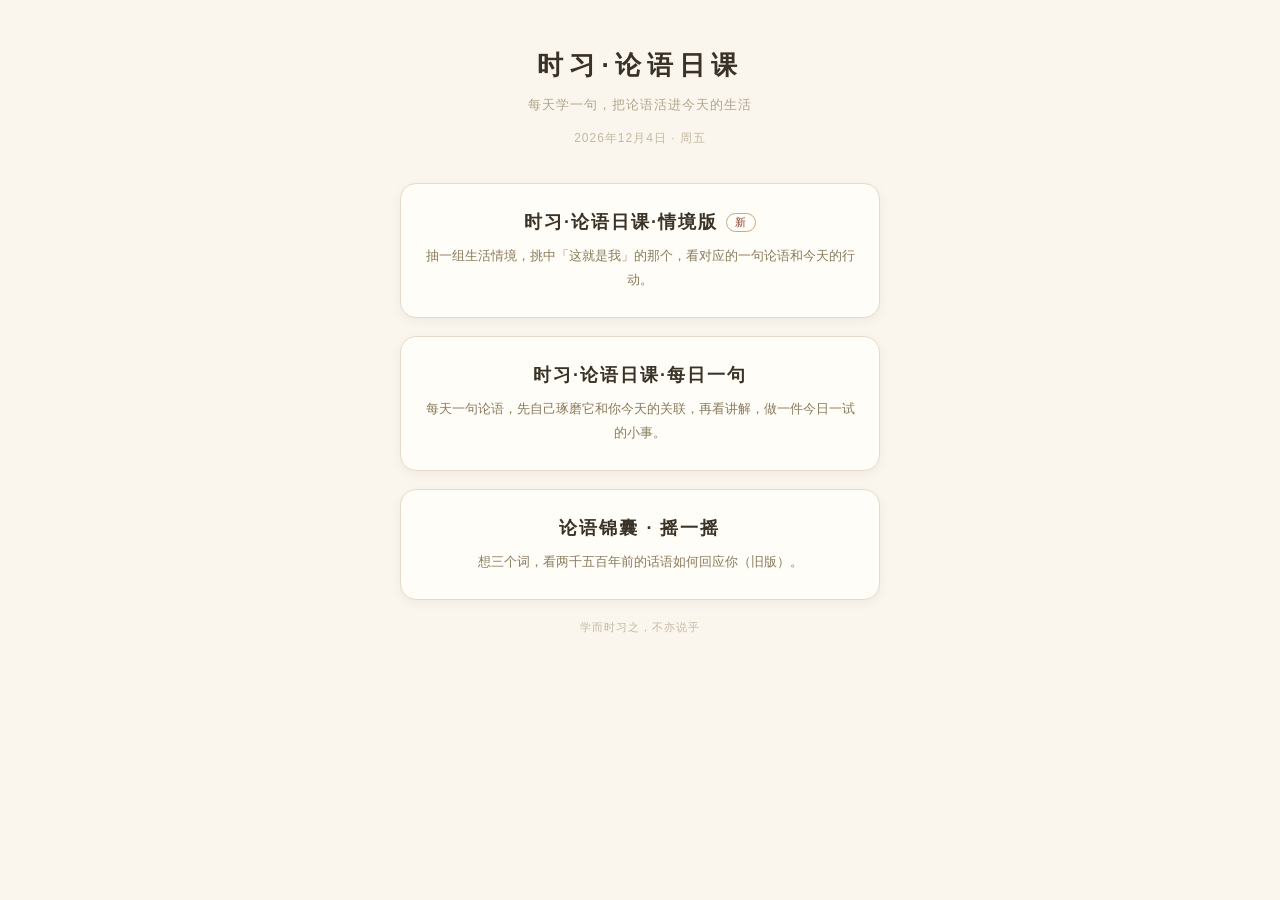
<file: index.html>
<!DOCTYPE html>
<html lang="zh">
<head>
<meta charset="UTF-8">
<meta name="viewport" content="width=device-width, initial-scale=1.0">
<title>时习·论语日课</title>
<style>
  * { margin: 0; padding: 0; box-sizing: border-box; }
  body {
    font-family: -apple-system, "PingFang SC", "Hiragino Sans GB", "Microsoft YaHei", sans-serif;
    background: #faf6ee;
    color: #3a3226;
    min-height: 100vh;
    display: flex;
    flex-direction: column;
    align-items: center;
    padding: 48px 20px 60px;
  }
  .container { max-width: 480px; width: 100%; text-align: center; }
  .brand { font-size: 26px; letter-spacing: 6px; color: #3a3226; font-weight: 600; }
  .subtitle { font-size: 13px; color: #b0a48c; margin-top: 10px; letter-spacing: 1px; line-height: 1.8; }
  .date-line { font-size: 12px; color: #c4b9a0; margin: 14px 0 36px; letter-spacing: 1px; }

  .entry-card {
    display: block;
    background: #fffdf7; border: 1px solid #e5dcc8; border-radius: 16px;
    padding: 26px 24px; margin-bottom: 18px; text-decoration: none; color: inherit;
    box-shadow: 0 3px 12px rgba(0,0,0,0.05);
    transition: all .15s;
  }
  .entry-card:hover { border-color: #c9b98e; transform: translateY(-1px); box-shadow: 0 6px 18px rgba(0,0,0,0.08); }
  .entry-card .e-name { font-size: 18px; font-weight: 600; letter-spacing: 2px; color: #3a3226; }
  .entry-card .e-badge {
    display: inline-block; font-size: 11px; color: #8a3d2b;
    border: 1px solid #c9a98a; border-radius: 10px; padding: 1px 8px;
    margin-left: 8px; vertical-align: 2px; letter-spacing: 1px;
  }
  .entry-card .e-desc { font-size: 13px; color: #8a7a5c; margin-top: 10px; line-height: 1.8; }

  .footer { margin-top: 20px; font-size: 11px; color: #c4b9a0; letter-spacing: 1px; }
</style>
</head>
<body>
<div class="container">
  <div class="brand">时习·论语日课</div>
  <div class="subtitle">每天学一句，把论语活进今天的生活</div>
  <div class="date-line" id="dateLine"></div>

  <a class="entry-card" href="v2/">
    <span class="e-name">时习·论语日课·情境版</span><span class="e-badge">新</span>
    <div class="e-desc">抽一组生活情境，挑中「这就是我」的那个，看对应的一句论语和今天的行动。</div>
  </a>

  <a class="entry-card" href="qian_v2/">
    <span class="e-name">时习·论语日课·每日一句</span>
    <div class="e-desc">每天一句论语，先自己琢磨它和你今天的关联，再看讲解，做一件今日一试的小事。</div>
  </a>

  <a class="entry-card" href="jinang.html">
    <span class="e-name">论语锦囊 · 摇一摇</span>
    <div class="e-desc">想三个词，看两千五百年前的话语如何回应你（旧版）。</div>
  </a>

  <div class="footer">学而时习之，不亦说乎</div>
</div>

<script>
  const d = new Date();
  const wd = ["周日","周一","周二","周三","周四","周五","周六"][d.getDay()];
  document.getElementById("dateLine").textContent = d.getFullYear() + "年" + (d.getMonth()+1) + "月" + d.getDate() + "日 · " + wd;
</script>
</body>
</html>
</file>
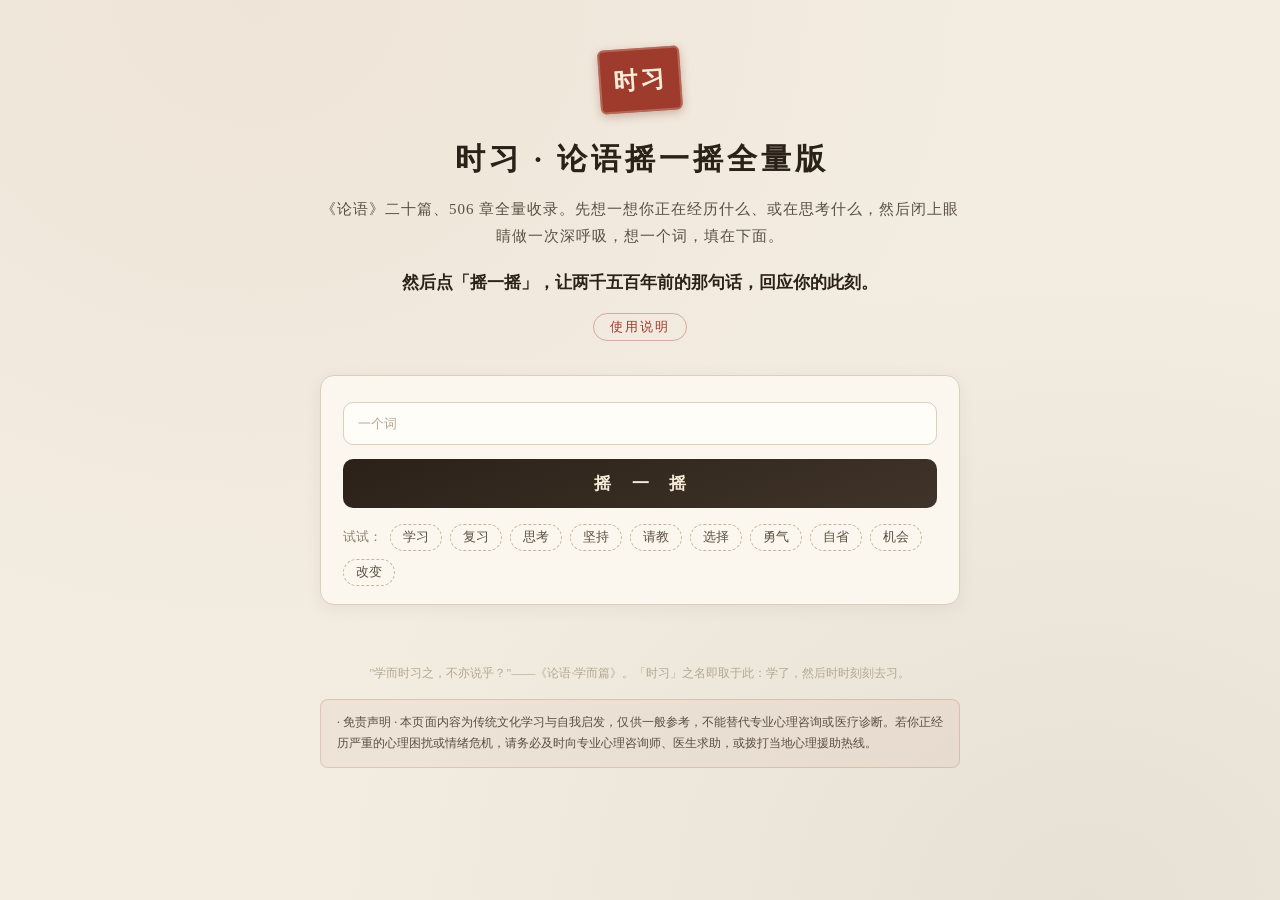
<file: full/index.html>
<!DOCTYPE html>
<html lang="zh-CN">
<head>
  <meta charset="UTF-8">
  <meta name="viewport" content="width=device-width, initial-scale=1.0">
  <title>时习 · 论语摇一摇全量版</title>
  <meta name="description" content="《论语》二十篇、506 章全量收录。学《论语》，从你的一个词读起——想一个词，摇出与你相关的那章《论语》，展开看引申讲解与今日实践。">
  <link rel="icon" href="data:image/svg+xml,<svg xmlns='http://www.w3.org/2000/svg' viewBox='0 0 100 100'><rect width='100' height='100' rx='14' fill='%239e3b2c'/><text x='50' y='68' font-size='52' font-family='serif' fill='%23f6ead8' text-anchor='middle'>时</text></svg>">
  <link rel="stylesheet" href="style.css">
</head>
<body>
  <div class="paper">

    <header>
      <div class="seal" aria-hidden="true">时习</div>
      <h1>时习 · 论语摇一摇全量版</h1>
      <p class="sub">《论语》二十篇、506 章全量收录。先想一想你正在经历什么、或在思考什么，然后闭上眼睛做一次深呼吸，想一个词，填在下面。</p>
      <p class="hint">然后点「摇一摇」，让两千五百年前的那句话，回应你的此刻。</p>
      <button class="help-link" id="helpToggle">使用说明</button>
      <div class="help-panel" id="helpPanel" hidden>
        <ol>
          <li><b>「时习」是一个《论语》学习小工具。</b>它帮助你从自己真实的生活场景、近前的思考出发，去学习《论语》——不从第一页背起，而是从"你的此刻"进入。本版收录《论语》全部 506 章，是从头到尾学全《论语》的完整版。</li>
          <li><b>认真想一个词。</b>把此刻的经历或思考浓缩成一个词——学习、复习、坚持、请教……词越贴近你的真实处境，摇到的那章就越与你相关。</li>
          <li><b>摇到之后，展开讲解。</b>每一章都配了「引申讲解」和「今日一试」——点「展开讲解」，看懂这一章在讲什么，再看看今天能做什么。学而不习，等于没学。</li>
          <li><b>没摇到与你相关的那章？换一换。</b>全量版句子更多，同一主题常有多章对应。点「换一句」，或看看下方的「另可参详」，直到摇中你心里那一章。</li>
        </ol>
      </div>
    </header>

    <section class="input-area">
      <div class="inputs">
        <input id="kw1" type="text" maxlength="12" placeholder="一个词" autocomplete="off">
      </div>
      <button id="ask">摇 一 摇</button>
      <div class="examples" id="examples"><span class="ex-label">试试：</span></div>
    </section>

    <section id="result" hidden></section>

    <footer>
      <p class="fn">"学而时习之，不亦说乎？"——《论语·学而篇》。「时习」之名即取于此：学了，然后时时刻刻去习。</p>
      <p class="disclaimer">· 免责声明 · 本页面内容为传统文化学习与自我启发，仅供一般参考，不能替代专业心理咨询或医疗诊断。若你正经历严重的心理困扰或情绪危机，请务必及时向专业心理咨询师、医生求助，或拨打当地心理援助热线。</p>
    </footer>
  </div>

  <script src="data-1.js"></script>
  <script src="data-2.js"></script>
  <script src="data-3.js"></script>
  <script src="app.js"></script>
</body>
</html>
</file>
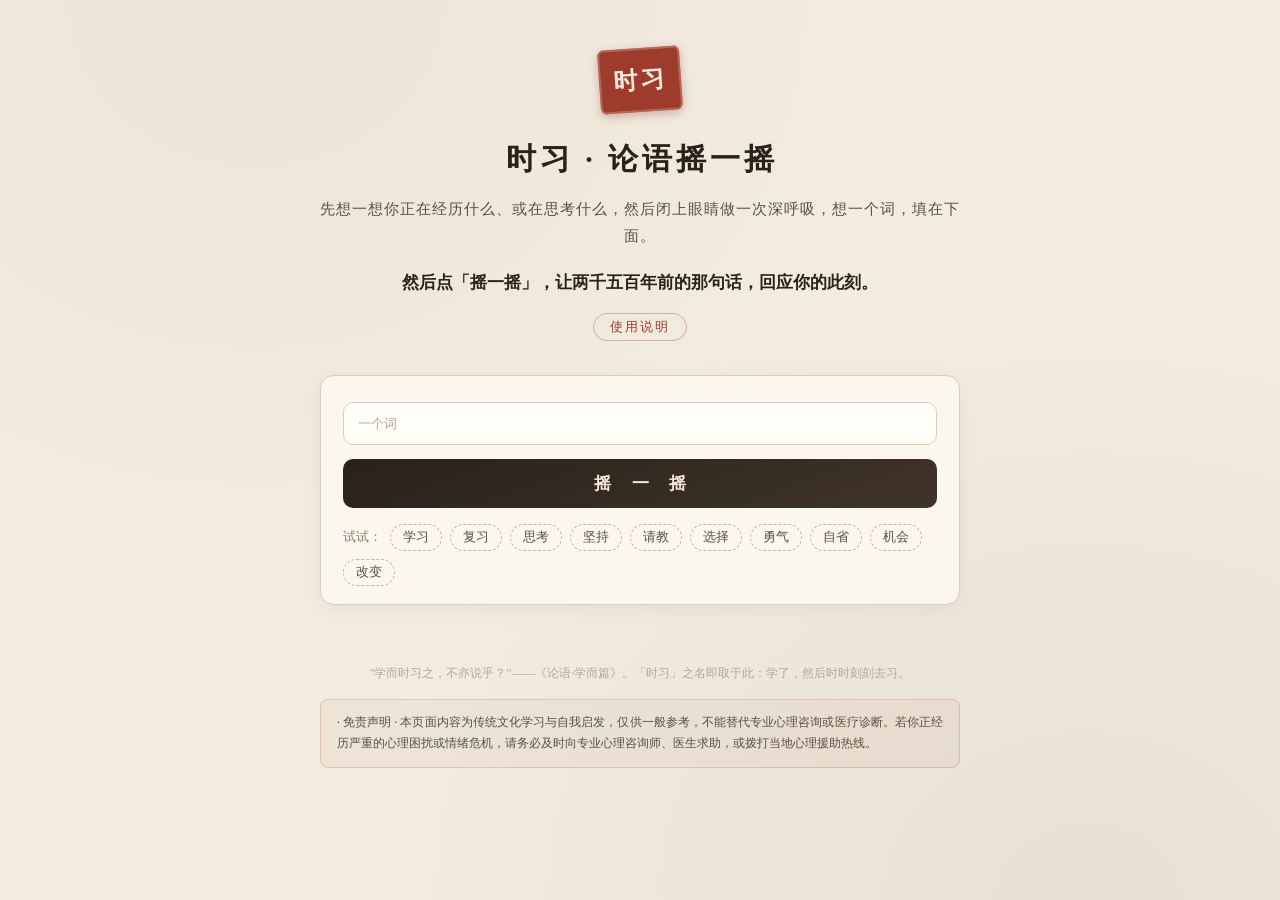
<file: one/index.html>
<!DOCTYPE html>
<html lang="zh-CN">
<head>
  <meta charset="UTF-8">
  <meta name="viewport" content="width=device-width, initial-scale=1.0">
  <title>时习 · 论语摇一摇</title>
  <meta name="description" content="学《论语》，从你的一个词读起。闭上眼睛做一次深呼吸，想一个词，摇出与你相关的那句《论语》——学了，就把它用起来。">
  <link rel="icon" href="data:image/svg+xml,<svg xmlns='http://www.w3.org/2000/svg' viewBox='0 0 100 100'><rect width='100' height='100' rx='14' fill='%239e3b2c'/><text x='50' y='68' font-size='52' font-family='serif' fill='%23f6ead8' text-anchor='middle'>时</text></svg>">
  <link rel="stylesheet" href="style.css">
</head>
<body>
  <div class="paper">

    <header>
      <div class="seal" aria-hidden="true">时习</div>
      <h1>时习 · 论语摇一摇</h1>
      <p class="sub">先想一想你正在经历什么、或在思考什么，然后闭上眼睛做一次深呼吸，想一个词，填在下面。</p>
      <p class="hint">然后点「摇一摇」，让两千五百年前的那句话，回应你的此刻。</p>
      <button class="help-link" id="helpToggle">使用说明</button>
      <div class="help-panel" id="helpPanel" hidden>
        <ol>
          <li><b>「时习」是一个《论语》学习小工具。</b>它帮助你从自己真实的生活场景、近前的思考出发，去学习《论语》——不从第一页背起，而是从"你的此刻"进入。</li>
          <li><b>认真想一个词。</b>把此刻的经历或思考浓缩成一个词——学习、复习、坚持、请教……词越贴近你的真实处境，摇到的那句就越与你相关。</li>
          <li><b>没摇到与你相关的那句？换一换。</b>有时对应的句子不止一句。点「换一句」，或看看下方的「另可参详」，直到摇中你心里那一句。</li>
          <li><b>最重要的：「今日一试」。</b>学而不习，等于没学。每句下面都配了一个今天就能做的小行动——把《论语》用起来，它才真正属于你。</li>
        </ol>
      </div>
    </header>

    <section class="input-area">
      <div class="inputs">
        <input id="kw1" type="text" maxlength="12" placeholder="一个词" autocomplete="off">
      </div>
      <button id="ask">摇 一 摇</button>
      <div class="examples" id="examples"><span class="ex-label">试试：</span></div>
    </section>

    <section id="result" hidden></section>

    <footer>
      <p class="fn">"学而时习之，不亦说乎？"——《论语·学而篇》。「时习」之名即取于此：学了，然后时时刻刻去习。</p>
      <p class="disclaimer">· 免责声明 · 本页面内容为传统文化学习与自我启发，仅供一般参考，不能替代专业心理咨询或医疗诊断。若你正经历严重的心理困扰或情绪危机，请务必及时向专业心理咨询师、医生求助，或拨打当地心理援助热线。</p>
    </footer>
  </div>

  <script src="data-1.js"></script>
  <script src="data-2.js"></script>
  <script src="data-3.js"></script>
  <script src="app.js"></script>
</body>
</html>
</file>
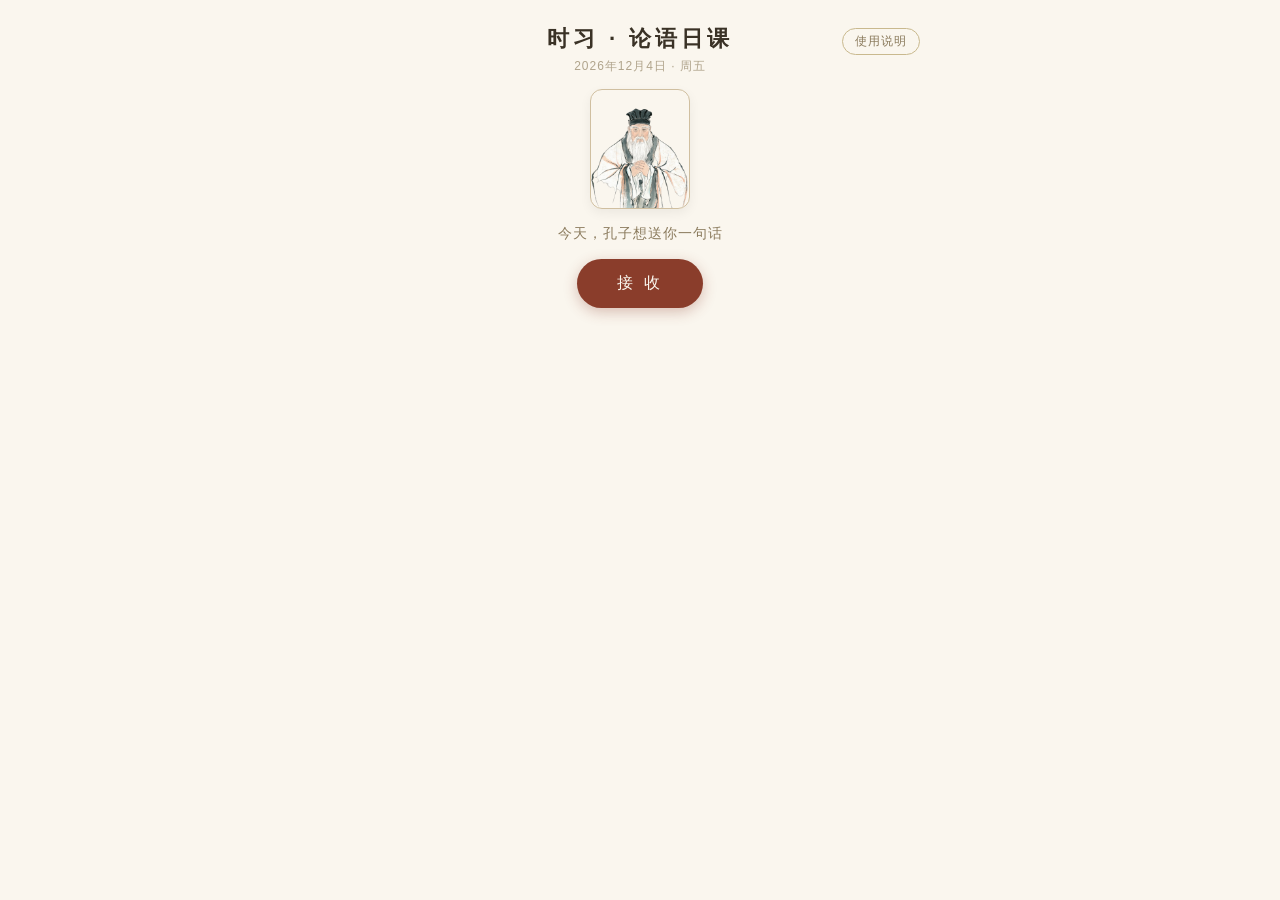
<file: qian_v2/index.html>
<!DOCTYPE html>
<html lang="zh">
<head>
<meta charset="UTF-8">
<meta name="viewport" content="width=device-width, initial-scale=1.0, viewport-fit=cover">
<title>时习 · 论语日课</title>
<link rel="stylesheet" href="style.css">
<script src="data-qian-1.js"></script>
<script src="data-qian-2.js"></script>
<script src="data-qian-3.js"></script>
<script async src="//busuanzi.ibruce.info/busuanzi/2.3/busuanzi.pure.mini.js"></script>
</head>
<body>
<div class="container">
  <div class="header">
    <div class="brand">时习 · 论语日课</div>
    <div class="subtitle" id="dateLine"></div>
    <button class="help-link" id="helpBtn">使用说明</button>
  </div>

  <!-- 使用说明浮层 -->
  <div class="help-overlay" id="helpOverlay">
    <div class="help-panel">
      <h3>时习 · 论语日课</h3>
      <p>每天来这里，抽一张卡片。</p>
      <p>抽到的这一句，就是今天孔子想送你的话。先别急着看解释——看着它，想一想：<b>我最近的生活里，有没有哪件事、哪个场景，跟这句话有关？</b></p>
      <p>想明白了，或想看得更深一点，再点「看今日事例」，看看这句话怎么用进今天的生活，然后做一件「今日一试」里的小事。</p>
      <p>每天一句，学而时习之。</p>
      <button class="help-close" id="helpClose">开始今天的学习</button>
    </div>
  </div>

  <div class="portrait-wrap" id="portraitWrap">
    <img id="portraitImg" src="kongzi.png" alt="孔子像"
         onerror="this.parentElement.classList.add('no-img');this.remove()">
    <div class="portrait-placeholder">孔子像</div>
  </div>

  <div class="pre-shake" id="preShake">
    <p class="pre-tip">今天，孔子想送你一句话</p>
    <button class="shake-btn" id="shakeBtn">接 收</button>
  </div>

  <div class="card" id="card">
    <div class="chapter-text" id="chapterText"></div>
    <div class="translation" id="chapterTranslation"></div>
    <div class="source" id="chapterSource"></div>

    <div class="clue-label">今日线索</div>
    <div class="clue-text" id="clueText"></div>
    <button class="hint-btn" id="hintBtn">看今日事例</button>

    <div class="reveal" id="reveal">
      <div class="section-label">今日事例 · 孔子想对你说的</div>
      <div class="insight" id="insightText"></div>
      <div class="practice-box">
        <div class="section-label">今日一试</div>
        <div id="practiceText"></div>
      </div>
    </div>

    <div class="card-actions">
      <button class="share-btn" id="shareBtn">分享今日卡片</button>
      <div class="day-lock-tip" id="dayLockTip">今天已学 · 明天再来</div>
    </div>
  </div>

  <div class="week" id="weekInfo"></div>

  <!-- 访问统计（不蒜子，累计值；每日增量由 GitHub Actions 记录） -->
  <div class="stats-line" id="busuanzi_container_site_pv" style="display:none">
    <span id="busuanzi_value_site_pv"></span> 次学习
  </div>
</div>

<!-- 分享卡浮层 -->
<div class="share-overlay" id="shareOverlay">
  <div class="share-panel">
    <div class="share-tabs">
      <button class="share-tab active" data-fmt="v">竖版 · 小红书</button>
      <button class="share-tab" data-fmt="s">方形 · 朋友圈</button>
    </div>
    <div class="share-canvas-wrap" id="shareCanvasWrap"></div>
    <p class="share-tip">长按图片保存，或点击下方按钮下载</p>
    <div class="share-btns">
      <button class="dl-btn" id="dlBtn">下载图片</button>
      <button class="share-close" id="shareClose">关闭</button>
    </div>
  </div>
</div>

<script src="app.js"></script>
</body>
</html>
</file>
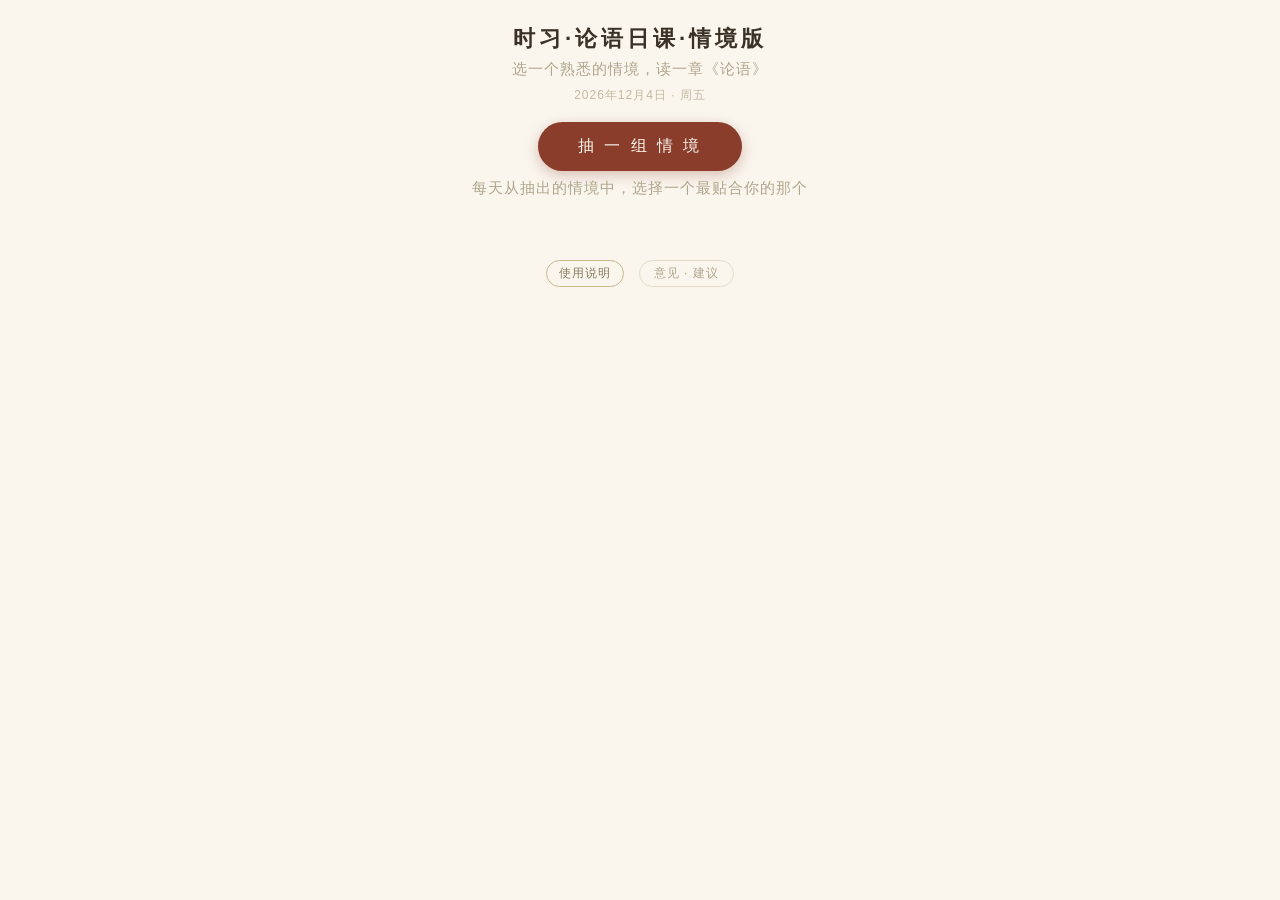
<file: v2/index.html>
<!DOCTYPE html>
<html lang="zh">
<head>
<meta charset="UTF-8">
<meta name="viewport" content="width=device-width, initial-scale=1.0">
<title>时习·论语日课·情境版</title>
<link rel="stylesheet" href="style.css">
</head>
<body>
<div class="container">

  <!-- 顶部 -->
  <div class="header">
    <div class="brand">时习·论语日课·情境版</div>
    <div class="subtitle">选一个熟悉的情境，读一章《论语》</div>
  </div>
  <div class="date-line" id="dateLine"></div>

  <!-- 使用说明浮层 -->
  <div class="help-overlay" id="helpOverlay">
    <div class="help-panel">
      <h3>时习·论语日课·情境版</h3>
      <p>每天来这里，抽一组生活情境。</p>
      <p>每组 4 个，涉及工作、家庭、待人和自己的心事。不用挑「最正确的」，选一个最接近你最近生活的情境。</p>
      <p>点开情境，读一读对应的《论语》原文和白话。先想想它与你的生活有什么关系，再看讲解，试着做一件「今日行动」里的小事。</p>
      <p>这组不像你？点「再来一组」，换一组。抽过的组都可以点上面的「第几组」标签随时翻回去看。</p>
      <button class="help-close" id="helpClose">开始</button>
    </div>
  </div>

  <!-- 抽情境界面 -->
  <div id="drawView">
    <button class="draw-btn" id="drawBtn">抽 一 组 情 境</button>
    <p class="draw-hint">每天从抽出的情境中，选择一个最贴合你的那个</p>

    <div class="group-tabs" id="groupTabs"></div>

    <div class="cards" id="cards"></div>

    <div class="again-row" id="againRow" style="display:none">
      <button class="again-btn" id="againBtn">再来一组</button>
      <span class="again-count" id="againCount"></span>
    </div>
  </div>

  <!-- 情境详情界面 -->
  <div id="detailView" style="display:none">
    <div class="back-link" id="backBtn">← 换一个情境</div>

    <div class="scene-banner" id="sceneBanner"></div>

    <div class="detail-card">
      <div class="chapter-text" id="chapterText"></div>
      <div class="translation"><span class="t-label">现代汉语翻译</span><span id="chapterTranslation"></span></div>
      <div class="source" id="chapterSource"></div>

      <div class="section-label">深入讲解</div>
      <div class="insight" id="insightText"></div>

      <div class="practice-box">
        <div class="section-label" style="color:#6a7a4c">今日行动</div>
        <div class="practice-tip">挑一件今天愿意做的小事</div>
        <div id="practiceList"></div>
        <button class="checkin-btn" id="checkinBtn" type="button">今天我做到了 ✓</button>
        <button class="longpic-btn" id="longpicBtn" type="button" style="display:none">生成长图 · 存为记录</button>
      </div>

      <div class="helpful-box">
        <span class="helpful-label">这章帮到你了吗？</span>
        <button class="helpful-btn" id="helpfulYes" type="button">帮到</button>
        <button class="helpful-btn" id="helpfulNo" type="button">没帮到</button>
      </div>
    </div>
  </div>

  <!-- 长图浮层 -->
  <div class="share-overlay" id="longpicOverlay">
    <div class="share-panel">
      <div class="gen-tip" id="longpicTip">正在生成长图…</div>
      <div class="longpic-hint" id="longpicHint" style="display:none">长按图片，可存入手机相册</div>
      <div id="longpicWrap" style="display:none"></div>
      <div class="share-actions" id="longpicActions" style="display:none">
        <button class="dl-btn" id="longpicShare" type="button" style="display:none">分享 / 存储</button>
        <button class="share-close" id="longpicSave" type="button" style="display:none">下载图片</button>
        <button class="share-close" id="longpicClose" type="button">关闭</button>
      </div>
    </div>
  </div>

  <!-- 意见反馈浮层 -->
  <div class="fb-overlay" id="fbOverlay">
    <div class="fb-panel">
      <h3>意见 · 建议</h3>
      <p class="fb-desc">你的想法会让这个日课变得更好。说说哪里不顺、想要什么，或者任何想说的话。</p>
      <textarea id="fbText" rows="4" placeholder="写点什么……"></textarea>
      <div class="fb-status" id="fbStatus"></div>
      <div class="fb-actions">
        <button class="fb-submit" id="fbSubmit">提交</button>
        <button class="fb-close" id="fbClose">关闭</button>
      </div>
    </div>
  </div>

  <!-- 页脚 -->
  <div class="v2-footer">
    <button class="help-link" id="helpBtn" type="button">使用说明</button>
    <button class="feedback-link" id="feedbackBtn" type="button">意见 · 建议</button>
  </div>

</div>

<script src="data.js?v=20261001-text-review"></script>
<script src="html2canvas.min.js"></script>
<script src="app.js"></script>
</body>
</html>
</file>
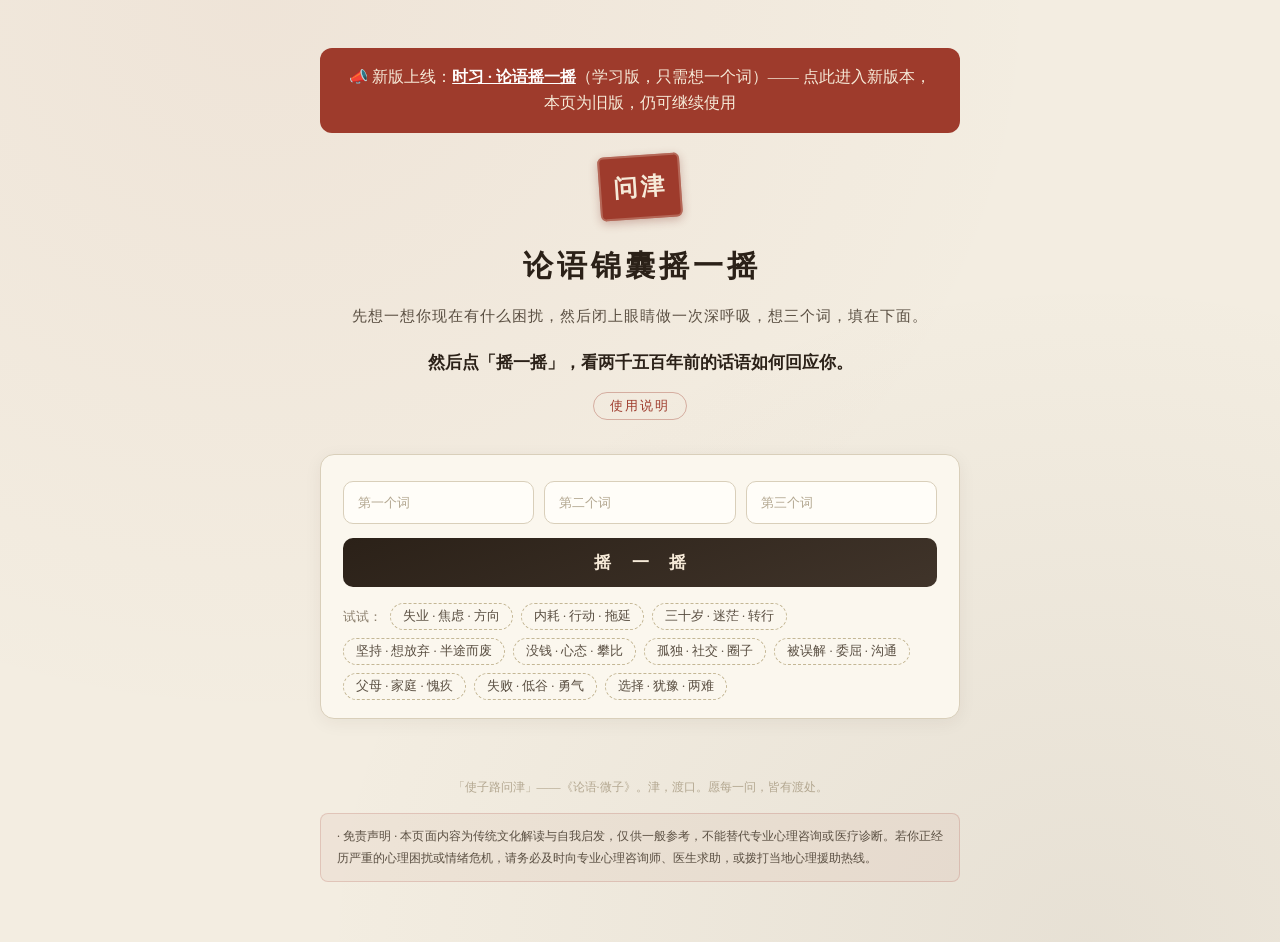
<file: jinang.html>
<!DOCTYPE html>
<html lang="zh-CN">
<head>
  <meta charset="UTF-8">
  <meta name="viewport" content="width=device-width, initial-scale=1.0">
  <title>论语锦囊摇一摇</title>
  <meta name="description" content="闭上眼睛做一次深呼吸，想三个词，看两千五百年前的话语如何回应。">
  <link rel="icon" href="data:image/svg+xml,<svg xmlns='http://www.w3.org/2000/svg' viewBox='0 0 100 100'><rect width='100' height='100' rx='14' fill='%239e3b2c'/><text x='50' y='68' font-size='52' font-family='serif' fill='%23f6ead8' text-anchor='middle'>问</text></svg>">
  <link rel="stylesheet" href="style.css">
</head>
<body>
  <div class="paper">

    <div style="background:#9e3b2c;color:#f6ead8;padding:16px 22px;border-radius:12px;text-align:center;font-size:15.5px;line-height:1.7;margin-bottom:22px;">
      📣 新版上线：<a href="/one/" style="color:#fff;text-decoration:underline;font-weight:bold;">时习 · 论语摇一摇</a>（学习版，只需想一个词）—— 点此进入新版本，本页为旧版，仍可继续使用
    </div>

    <header>
      <div class="seal" aria-hidden="true">问津</div>
      <h1>论语锦囊摇一摇</h1>
      <p class="sub">先想一想你现在有什么困扰，然后闭上眼睛做一次深呼吸，想三个词，填在下面。</p>
      <p class="hint">然后点「摇一摇」，看两千五百年前的话语如何回应你。</p>
      <button class="help-link" id="helpToggle">使用说明</button>
      <div class="help-panel" id="helpPanel" hidden>
        <ol>
          <li><b>安静下来，认真想三个词。</b>找一个不被打扰的时刻，专注地梳理当下的困扰，让三个词尽量准确反映你真实的心境——词越真，回应越准。</li>
          <li><b>第一句没戳中你？不妨换一换。</b>有时摇出的对应句子不止一句。如果第一句没有切中你的处境，点「换一句」，或看看下方的「另可参详」，或许另一句更能回应你。</li>
          <li><b>看完原文，别忘了「今日一试」。</b>除了理解《论语》原文和白话翻译，请一定看看底下的行动建议——把一句道理做出来，才是真正走出困境的开始。</li>
        </ol>
      </div>
    </header>

    <section class="input-area">
      <div class="inputs">
        <input id="kw1" type="text" maxlength="12" placeholder="第一个词" autocomplete="off">
        <input id="kw2" type="text" maxlength="12" placeholder="第二个词" autocomplete="off">
        <input id="kw3" type="text" maxlength="12" placeholder="第三个词" autocomplete="off">
      </div>
      <button id="ask">摇 一 摇</button>
      <div class="examples" id="examples"><span class="ex-label">试试：</span></div>
    </section>

    <section id="result" hidden></section>

    <footer>
      <p class="fn">「使子路问津」——《论语·微子》。津，渡口。愿每一问，皆有渡处。</p>
      <p class="disclaimer">· 免责声明 · 本页面内容为传统文化解读与自我启发，仅供一般参考，不能替代专业心理咨询或医疗诊断。若你正经历严重的心理困扰或情绪危机，请务必及时向专业心理咨询师、医生求助，或拨打当地心理援助热线。</p>
    </footer>
  </div>

  <script src="data-1.js"></script>
  <script src="data-2.js"></script>
  <script src="data-3.js"></script>
  <script src="app.js"></script>
</body>
</html>
</file>
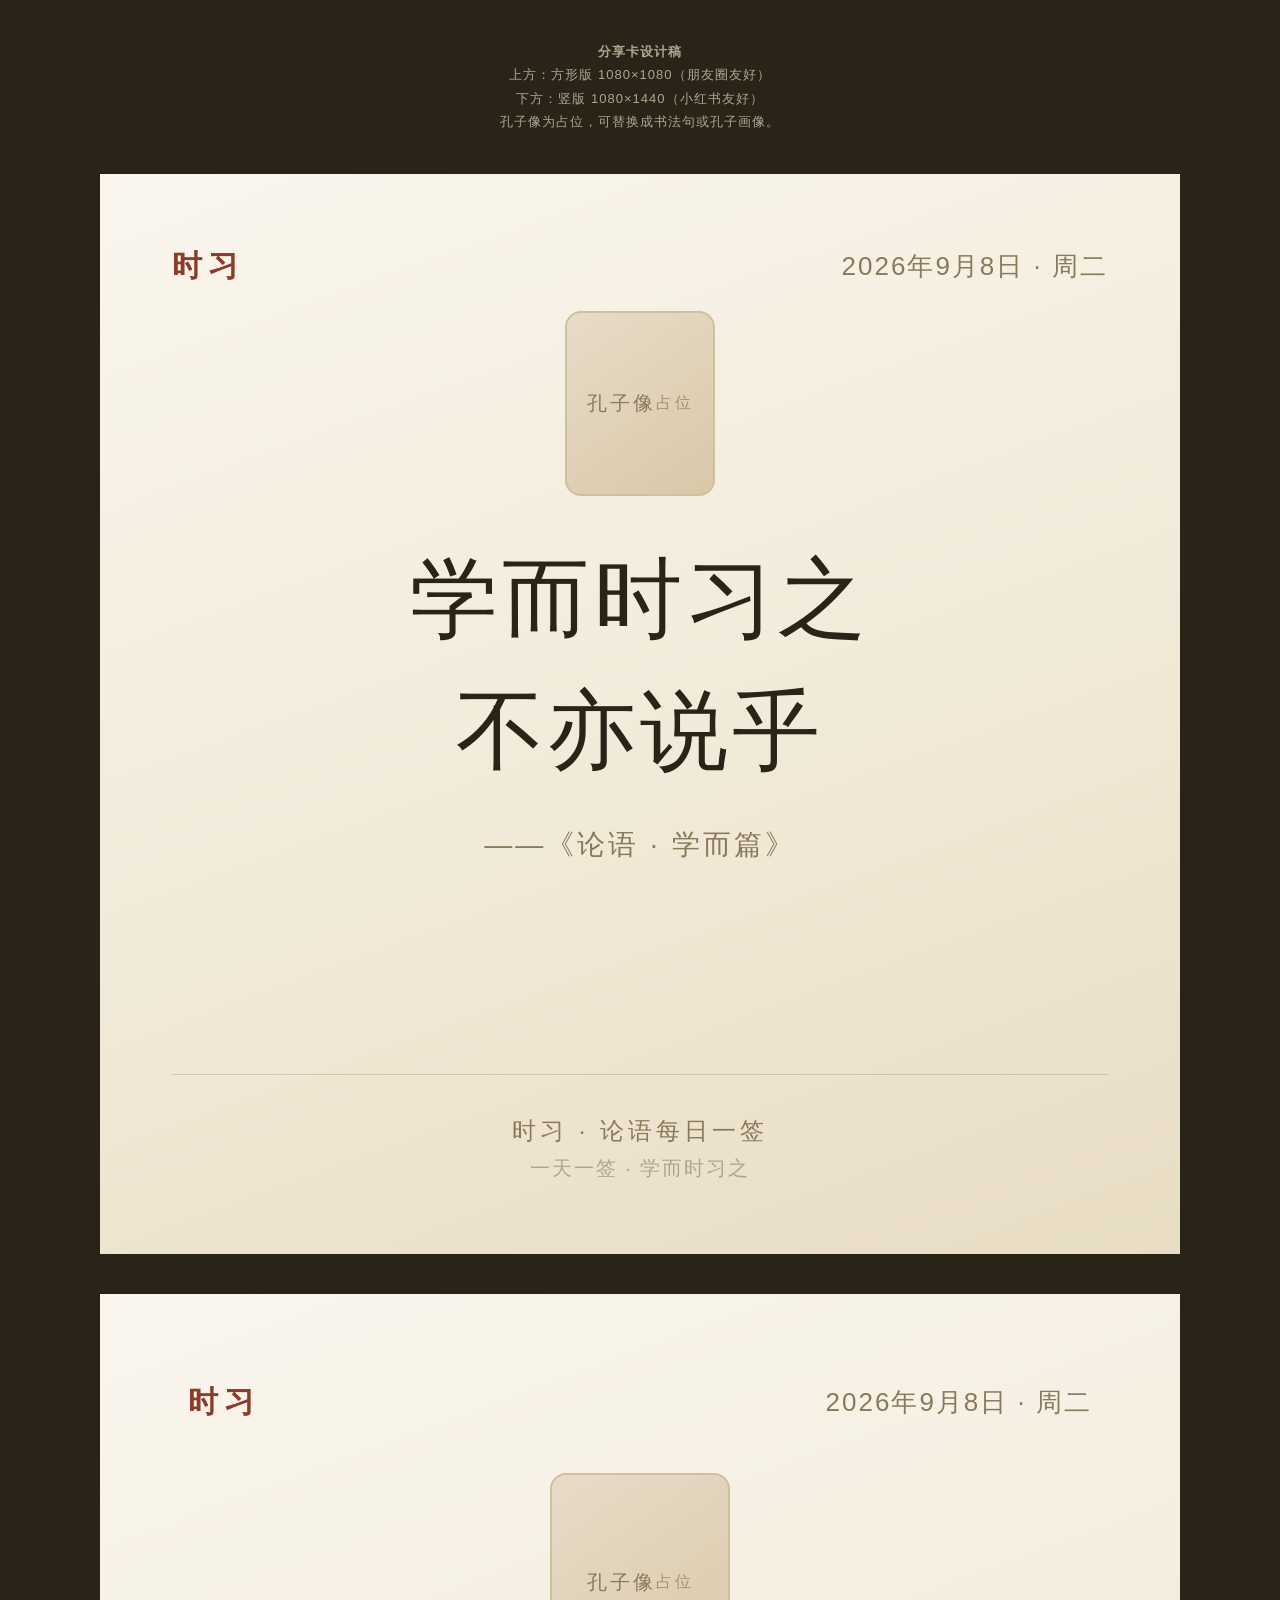
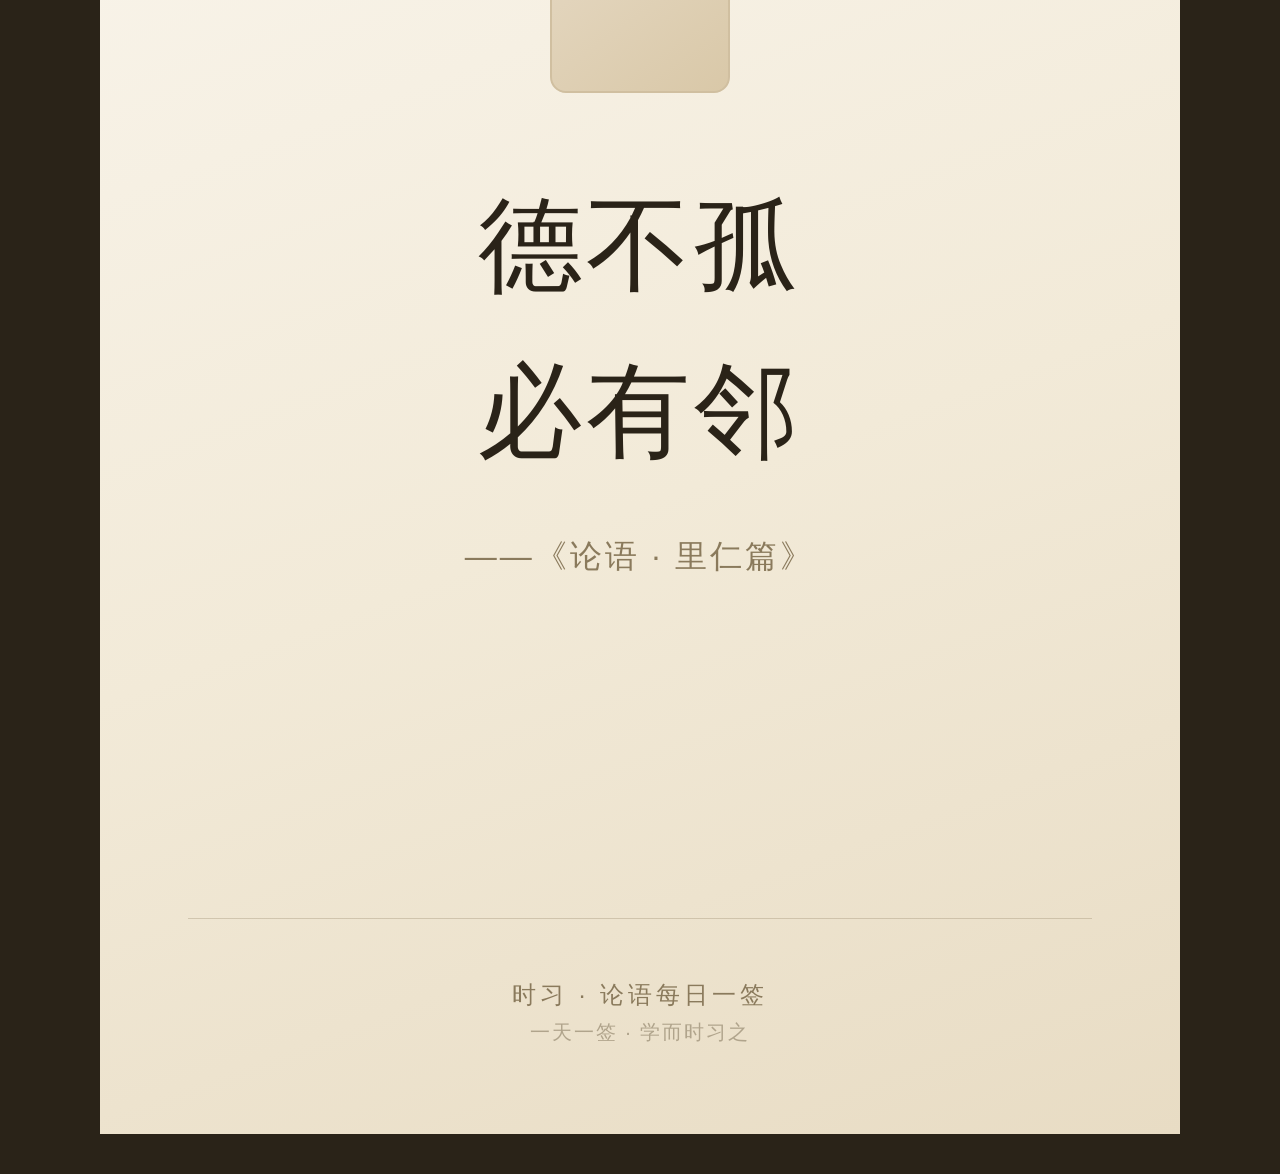
<file: prototype/分享卡_设计稿.html>
<!DOCTYPE html>
<html lang="zh">
<head>
<meta charset="UTF-8">
<meta name="viewport" content="width=device-width, initial-scale=1.0">
<title>分享卡设计稿</title>
<style>
  * { margin: 0; padding: 0; box-sizing: border-box; }

  body {
    background: #2a2318;
    display: flex;
    flex-direction: column;
    align-items: center;
    padding: 40px 20px;
    gap: 40px;
    font-family: -apple-system, "PingFang SC", "Hiragino Sans GB", sans-serif;
  }

  .note { color: #b0a48c; font-size: 13px; letter-spacing: 1px; text-align: center; max-width: 500px; line-height: 1.8; }

  /* ===== 分享卡本体（1080×1080） ===== */
  .card {
    width: 1080px;
    height: 1080px;
    background: linear-gradient(160deg, #faf6ee 0%, #f2ead8 55%, #e8dcc4 100%);
    position: relative;
    overflow: hidden;
    padding: 72px;
    display: flex;
    flex-direction: column;
  }

  /* 顶部品牌 */
  .card-top {
    display: flex;
    align-items: center;
    justify-content: space-between;
  }
  .brand-name {
    font-size: 30px;
    letter-spacing: 6px;
    color: #8a3d2b;
    font-weight: 600;
  }
  .card-date {
    font-size: 26px;
    color: #8a7a5c;
    letter-spacing: 2px;
  }

  /* 孔子像占位 */
  .portrait-area {
    margin: 24px auto 8px;
    width: 150px;
    height: 185px;
    background: linear-gradient(145deg, #e8dcc8, #d9c8a8);
    border-radius: 16px;
    display: flex;
    align-items: center;
    justify-content: center;
    color: #8a7a5c;
    font-size: 20px;
    letter-spacing: 3px;
    border: 2px solid #d0bfa0;
  }

  /* 书法风格句子 */
  .calligraphy {
    text-align: center;
    font-family: "STKaiti", "KaiTi", "Kaiti SC", serif;
    font-size: 88px;
    color: #2a2318;
    line-height: 1.5;
    margin-top: 30px;
    letter-spacing: 4px;
  }

  /* 出处 */
  .source {
    text-align: center;
    font-size: 28px;
    color: #8a7a5c;
    letter-spacing: 3px;
    margin-top: 28px;
  }

  /* 底部品牌区 */
  .card-bottom {
    margin-top: auto;
    text-align: center;
    padding-top: 40px;
    border-top: 1px solid rgba(138,122,92,0.3);
  }
  .bottom-text {
    font-size: 24px;
    color: #8a7a5c;
    letter-spacing: 4px;
  }
  .bottom-sub {
    font-size: 20px;
    color: #b0a48c;
    letter-spacing: 2px;
    margin-top: 8px;
  }

  /* ===== 竖版（1080×1440） ===== */
  .card-v {
    width: 1080px;
    height: 1440px;
    background: linear-gradient(160deg, #faf6ee 0%, #f2ead8 55%, #e8dcc4 100%);
    position: relative;
    overflow: hidden;
    padding: 88px;
    display: flex;
    flex-direction: column;
  }
  .card-v .portrait-area {
    width: 180px; height: 220px;
    margin: 50px auto 20px;
  }
  .card-v .calligraphy {
    font-size: 104px;
    margin-top: 50px;
    line-height: 1.6;
  }
  .card-v .source { font-size: 32px; margin-top: 40px; }
  .card-v .card-bottom { padding-top: 60px; }
</style>
</head>
<body>

<div class="note">
  <b>分享卡设计稿</b><br>
  上方：方形版 1080×1080（朋友圈友好）<br>
  下方：竖版 1080×1440（小红书友好）<br>
  孔子像为占位，可替换成书法句或孔子画像。
</div>

<!-- 方形版 -->
<div class="card">
  <div class="card-top">
    <span class="brand-name">时习</span>
    <span class="card-date">2026年9月8日 · 周二</span>
  </div>

  <div class="portrait-area">孔子像<br><span style="font-size:16px;opacity:.7">占位</span></div>

  <div class="calligraphy">学而时习之<br>不亦说乎</div>

  <div class="source">——《论语 · 学而篇》</div>

  <div class="card-bottom">
    <div class="bottom-text">时习 · 论语每日一签</div>
    <div class="bottom-sub">一天一签 · 学而时习之</div>
  </div>
</div>

<!-- 竖版 -->
<div class="card-v">
  <div class="card-top">
    <span class="brand-name">时习</span>
    <span class="card-date">2026年9月8日 · 周二</span>
  </div>

  <div class="portrait-area">孔子像<br><span style="font-size:16px;opacity:.7">占位</span></div>

  <div class="calligraphy">德不孤<br>必有邻</div>

  <div class="source">——《论语 · 里仁篇》</div>

  <div class="card-bottom">
    <div class="bottom-text">时习 · 论语每日一签</div>
    <div class="bottom-sub">一天一签 · 学而时习之</div>
  </div>
</div>

</body>
</html>
</file>
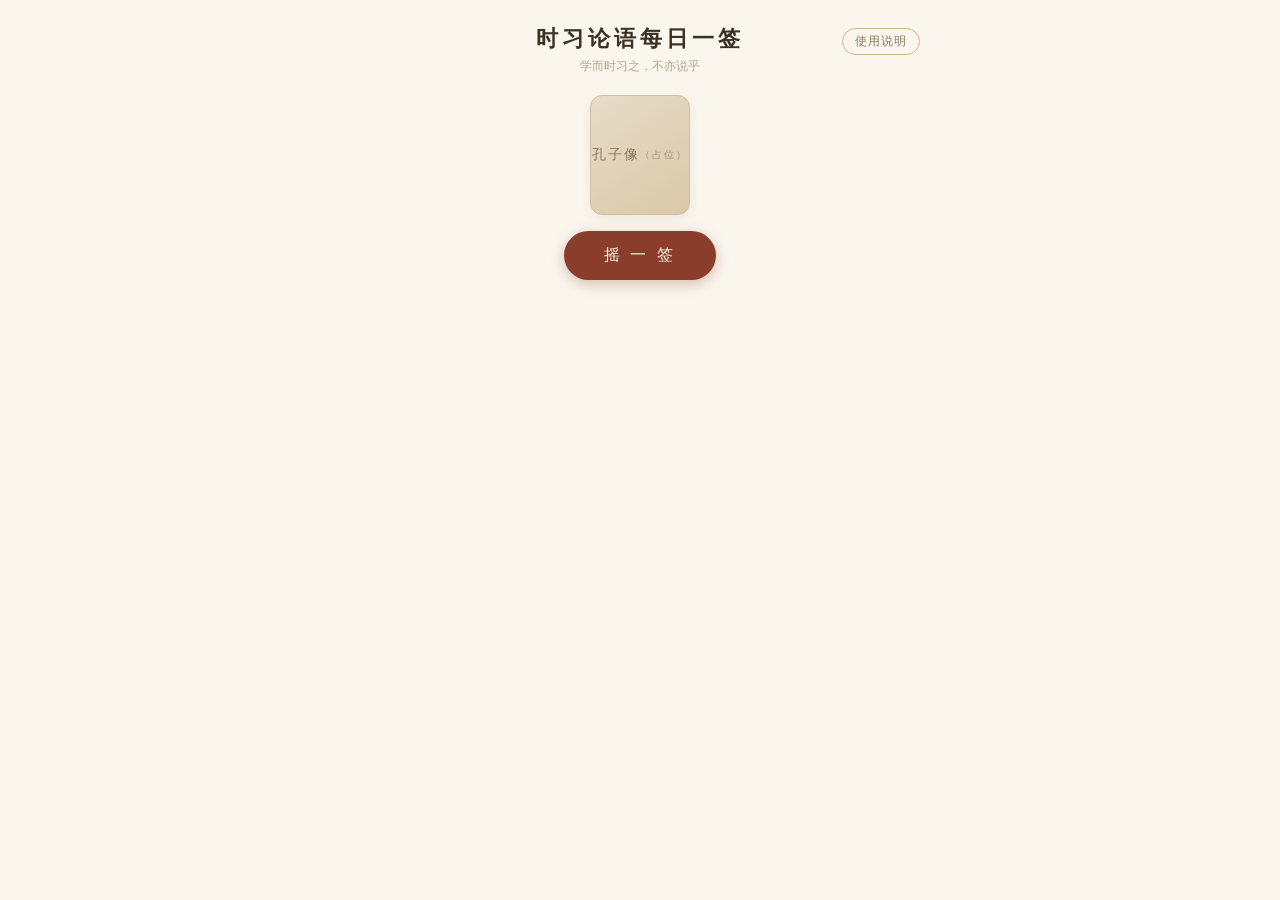
<file: prototype/时习_原型.html>
<!DOCTYPE html>
<html lang="zh">
<head>
<meta charset="UTF-8">
<meta name="viewport" content="width=device-width, initial-scale=1.0">
<title>时习 · 每日一签</title>
<style>
  * { margin: 0; padding: 0; box-sizing: border-box; }
  body {
    font-family: -apple-system, "PingFang SC", "Hiragino Sans GB", "Microsoft YaHei", sans-serif;
    background: #faf6ee;
    color: #3a3226;
    min-height: 100vh;
    display: flex;
    flex-direction: column;
    align-items: center;
    padding: 24px 16px 60px;
  }
  .container { max-width: 560px; width: 100%; }

  /* 顶部 */
  .header { text-align: center; margin-bottom: 20px; position: relative; }
  .brand { font-size: 22px; letter-spacing: 4px; color: #3a3226; font-weight: 600; margin-bottom: 4px; }
  .subtitle { font-size: 12px; color: #b0a48c; }
  .help-link {
    position: absolute; top: 4px; right: 0;
    font-size: 12px; color: #8a7a5c;
    border: 1px solid #c9b98e; border-radius: 16px;
    padding: 4px 12px; cursor: pointer; background: none;
    letter-spacing: 1px;
  }
  .help-link:hover { background: #f7f1e4; }

  /* 使用说明浮层 */
  .help-overlay {
    display: none;
    position: fixed; inset: 0; z-index: 100;
    background: rgba(58,50,38,0.5);
    align-items: center; justify-content: center;
    padding: 20px;
  }
  .help-overlay.show { display: flex; }
  .help-panel {
    background: #fffdf7; border-radius: 16px;
    max-width: 420px; width: 100%;
    padding: 28px 24px;
    max-height: 80vh; overflow-y: auto;
  }
  .help-panel h3 { font-size: 16px; color: #3a3226; margin-bottom: 14px; letter-spacing: 2px; }
  .help-panel p { font-size: 14px; line-height: 1.9; color: #4a4030; margin-bottom: 10px; }
  .help-close {
    margin-top: 14px; width: 100%; padding: 10px;
    background: #8a3d2b; color: #faf6ee; border: none;
    border-radius: 24px; font-size: 14px; cursor: pointer; letter-spacing: 2px;
  }

  /* 孔子像占位 */
  .portrait {
    width: 100px; height: 120px;
    margin: 10px auto 16px;
    background: linear-gradient(145deg, #e8dcc8, #d9c8a8);
    border-radius: 12px;
    display: flex; align-items: center; justify-content: center;
    color: #8a7a5c; font-size: 14px; letter-spacing: 2px;
    border: 1px solid #d0bfa0;
    box-shadow: 0 4px 12px rgba(0,0,0,0.06);
  }

  /* 摇签按钮 */
  .shake-btn {
    display: block;
    margin: 0 auto;
    padding: 14px 40px;
    background: #8a3d2b;
    color: #faf6ee;
    border: none;
    border-radius: 30px;
    font-size: 16px;
    letter-spacing: 3px;
    cursor: pointer;
    box-shadow: 0 4px 14px rgba(138,61,43,0.3);
    transition: transform .15s;
  }
  .shake-btn:hover { transform: translateY(-1px); }
  .shake-btn:active { transform: scale(.97); }

  /* 摇签中动画 */
  .shaking .shake-btn { animation: shake .5s ease-in-out infinite; }
  @keyframes shake {
    0%,100% { transform: rotate(0); }
    25% { transform: rotate(-4deg); }
    75% { transform: rotate(4deg); }
  }

  /* 签文区 */
  .card {
    display: none;
    background: #fffdf7;
    border: 1px solid #e5dcc8;
    border-radius: 16px;
    padding: 28px 24px;
    margin-top: 24px;
    box-shadow: 0 4px 16px rgba(0,0,0,0.05);
  }
  .card.show { display: block; }

  .chapter-text {
    font-size: 22px;
    line-height: 1.7;
    font-family: "Songti SC", "STSong", serif;
    color: #2a2318;
    margin-bottom: 6px;
  }
  .translation {
    font-size: 14px;
    line-height: 1.7;
    color: #6a5c48;
    margin-bottom: 6px;
  }
  .translation .t-label {
    color: #8a7a5c;
    font-size: 12px;
    letter-spacing: 1px;
    margin-right: 6px;
  }
  .source { font-size: 12px; color: #b0a48c; margin-bottom: 20px; letter-spacing: 1px; }

  /* 线索区 */
  .clue-label { font-size: 12px; color: #8a7a5c; letter-spacing: 2px; margin-bottom: 8px; }
  .clue-text {
    font-size: 15px;
    line-height: 1.9;
    color: #4a4030;
    padding: 12px 16px;
    background: #f7f1e4;
    border-radius: 10px;
    min-height: 60px;
  }

  /* 提示阶梯按钮 */
  .hint-btn {
    margin-top: 14px;
    padding: 8px 16px;
    background: none;
    border: 1px solid #c9b98e;
    color: #8a7a5c;
    border-radius: 20px;
    font-size: 13px;
    cursor: pointer;
    letter-spacing: 1px;
    transition: all .15s;
  }
  .hint-btn:hover { background: #f7f1e4; }
  .hint-btn.done { opacity: .5; cursor: default; }

  /* 解读区 */
  .reveal {
    margin-top: 20px;
    padding-top: 20px;
    border-top: 1px dashed #e5dcc8;
    display: none;
  }
  .reveal.show { display: block; }
  .section-label { font-size: 12px; color: #8a7a5c; letter-spacing: 2px; margin-bottom: 8px; }
  .insight { font-size: 14.5px; line-height: 1.9; color: #3a3226; }
  .practice-box {
    margin-top: 16px;
    padding: 14px 16px;
    background: #eef0e0;
    border-radius: 10px;
    font-size: 14px;
    line-height: 1.8;
    color: #4a4030;
  }
  .practice-box .section-label { color: #6a7a4c; }

  /* 换一签 */
  .again {
    margin-top: 18px;
    text-align: center;
    font-size: 12px;
    color: #b0a48c;
    cursor: pointer;
    letter-spacing: 1px;
  }
  .again:hover { color: #8a7a5c; }

  /* 本周签记录 */
  .week { margin-top: 24px; text-align: center; font-size: 11px; color: #c4b9a0; }
</style>
</head>
<body>
<div class="container">
  <div class="header">
    <div class="brand">时习论语每日一签</div>
    <div class="subtitle">学而时习之，不亦说乎</div>
    <button class="help-link" id="helpBtn">使用说明</button>
  </div>

  <!-- 使用说明浮层 -->
  <div class="help-overlay" id="helpOverlay">
    <div class="help-panel">
      <h3>时习 · 每日一签</h3>
      <p>每天来这里，摇一签。</p>
      <p>摇出的这一句，就是今天孔子想送你的话。先别急着看解释——看着它，想一想：<b>我最近的生活里，有没有哪件事、哪个场景，跟这句话有关？</b></p>
      <p>想不出来？点「再给一点提示」，提示会一步步变多。</p>
      <p>想明白了，或实在想不出，再点「看今日事例」，看看这句话怎么用进今天的生活，然后做一件「今日一试」里的小事。</p>
      <p>一天一签，学而时习之。</p>
      <button class="help-close" id="helpClose">开始今日一签</button>
    </div>
  </div>

  <div class="portrait">孔子像<br><span style="font-size:10px;opacity:.7">（占位）</span></div>

  <button class="shake-btn" id="shakeBtn">摇 一 签</button>

  <div class="card" id="card">
    <div class="chapter-text" id="chapterText"></div>
    <div class="translation" id="chapterTranslation"></div>
    <div class="source" id="chapterSource"></div>

    <div class="clue-label">今日线索</div>
    <div class="clue-text" id="clueText"></div>
    <button class="hint-btn" id="hintBtn">看今日事例</button>

    <div class="reveal" id="reveal">
      <div class="section-label">今日事例 · 孔子想对你说的</div>
      <div class="insight" id="insightText"></div>
      <div class="practice-box">
        <div class="section-label">今日一试</div>
        <div id="practiceText"></div>
      </div>
    </div>

    <div class="again" id="againBtn">今日已摇，换一签试试（原型）</div>
  </div>

  <div class="week" id="weekInfo"></div>
</div>

<script>
// ===== 原型数据：6句（id -> 内容）=====
const DATA = {
  "1": {
    text: "学而时习之，不亦说乎？",
    translation: "学了，然后时常温习和实践它，不也很愉快吗？",
    source: "《论语 · 学而篇》",
    clues: [
      "你最近有没有一样东西——学过的、读过的、收藏过的——其实一直没真正'用'起来？",
      "收藏夹、书架、'下次再看'的清单……哪个是你学了却从没让它进过生活的？",
      "挑一个你'学过但没用上'的东西，今天让它真用上一次。感受一下：用起来的那一刻，和收藏的那一刻，感觉一样吗？",
    ],
    insight: "很多人痛苦于「学了却好像没长进」，是因为把学习当成了囤积——收藏了一堆课程，笔记写了一本，却从未回头温习，更未拿来一用。孔子把「习」放在「学」之后：知识只有被反复调用、真正用进生活，才会从负担变成乐趣。那种「说乎」不是鸡汤式的开心，而是能力生长带来的踏实感。别再用「学了多少」衡量自己，改用「用出了多少」。",
    practice: "今天把你最近学的一个东西，真用上一次——讲给人听、写下来、或用到手头一件事。"
  },
  "91": {
    text: "德不孤，必有邻。",
    translation: "有德的人不会孤单，一定会有同行的人。",
    source: "《论语 · 里仁篇》",
    clues: [
      "你最近有没有在'坚持某件对的事'时，觉得身边没人懂、有点孤单？",
      "想想那些'认真做事、不随大流'的时刻——你是更愿意合群，还是更愿意对？",
      "你欣赏的那种人，现在在你生活里出现吗？如果没有，你今天可以主动靠近一个吗？",
    ],
    insight: "坚持原则最痛的时刻是显得「不合群」：别人都在抄近道，你在排队；别人都在酒桌上，你在书桌前。孔子的安慰是概率式的：同频的人只是还没出现，因为德的信号是慢速传播的——但它会到。别用「当下没人懂」判断「这件事错了」，那只是信号还在路上。",
    practice: "今天主动靠近一个你欣赏的、同频的人——一句欣赏，或一个分享。"
  },
  "115": {
    text: "伯夷、叔齐，不念旧恶，怨是用希。",
    translation: "伯夷、叔齐不记过去的仇怨，所以怨恨也就少了。",
    source: "《论语 · 公冶长篇》",
    clues: [
      "你心里有没有一份'旧账'，其实对方早忘了，只有你还时不时翻出来？",
      "那段让你想起来就心堵的往事，到底是在'惩罚对方'，还是在'消耗你自己'？",
      "那个你想起就堵的人——如果今天把最后一句话在心里说完、然后不再翻它，你舍得吗？",
    ],
    insight: "这句话最深的洞察是因果倒置：不是别人少伤害了他们，所以他们怨少；是他们不念旧恶，所以「怨是用希」——怨恨因此稀少。怨恨是自饮的毒酒：对方可能早忘了，你还在每天加热。不念旧恶不是宽恕对方（他或许不配），是释放自己：那些能量可以拿去盖楼，而不是去守着一座废墟。",
    practice: "今天写下一个人名，把对ta的最后一句怨言在心里说完，然后放下它。"
  },
  "174": {
    text: "子钓而不纲，弋而不射宿。",
    translation: "孔子钓鱼只用鱼竿不用大网，射鸟不射归巢栖息的鸟。",
    source: "《论语 · 述而篇》",
    clues: [
      "你最近有没有一次'得到'，拿得有点太满，过后才觉得其实该留点余地？",
      "时间、人情、体力、关系——你正在哪一样上'拿得太狠'，把后面的路堵上了？",
      "你今天做哪件事时，可以刻意'少取一点'——留点给别人、给明天、给那个更长的你？",
    ],
    insight: "钓鱼用竿不用网，射鸟不射归巢的——这是「取之有度」的自觉：要，但不涸泽而渔；取，但给以后留条路。这个分寸今天叫可持续、叫留有余地。很多人的麻烦不是没能力拿，是拿太狠，把未来的路也堵了。真正的智慧不在「能拿多少」，在「拿到哪一步就该收手」。",
    practice: "今天做一件事时，刻意少取一点——留点余地给别人、给自己、给明天。"
  },
  "225": {
    text: "譬如为山，未成一篑，止，吾止也！",
    translation: "好比堆一座山，只差一筐土就成功了，停下来，是我自己停的。",
    source: "《论语 · 子罕篇》",
    clues: [
      "你最近有没有一件'差一点就成了'、却停在那里的事？",
      "那件事停的时候，是谁做的决定？是'做不到'，还是'自己签了停'？",
      "不用今天做完它。只往前推'一筐土'——体会一下：'进，是我往'，和'止，是我止'，哪个更有力？",
    ],
    insight: "孔子把「差一筐土」的停止说得极其冷静：止，吾止也——是我停的，不是山太难。这句话卸掉了所有借口：天气、运气、别人不支持，最后签字的都是你自己。这不是责备，是力量的来源：既然停止是自己的决定，那么继续也只能由自己决定。差一筐土的时候，想的不是还差多少，是已经堆了多少。",
    practice: "今天挑一件停在90%的事，只往前推'一筐土'——不必做完，但要动。"
  },
  "402": {
    text: "群居终日，言不及义，好行小慧，难矣哉！",
    translation: "整天聚在一起，说的话没有一句触及正经道理，专爱耍小聪明，这就难办了。",
    source: "《论语 · 卫灵公篇》",
    clues: [
      "你最近有没有一场'热闹'，散了之后，什么也没留下？",
      "那些常待的群、常赴的局——有多少聊完是'带了点什么'的，有多少只是'耗了段时间'？",
      "今天那一场可以推掉的闲聊/八卦局，如果换成一次真正有内容的一对一，你愿意吗？",
    ],
    insight: "「群居终日」给人陪伴的幻觉，实则是集体性的「无所用心」：笑声散场，谁也没带走什么。判断一场社交是否值得，标准不是开心，是「言及义否」——聊完后你有没有拿到信息、有没有被点醒、有没有更接近某个答案。热闹本身不是价值，热闹之后留下的东西才是。",
    practice: "今天推掉一个纯闲聊/纯八卦的场合，或把它换成一次真正有内容的一对一。"
  }
};

// ===== 状态 =====
const WEEK_KEY = "shixi_week";
let current = null;      // 当前签
let clueLevel = 0;       // 0弱 1中 2强
let shown = false;       // 是否已摇出

function getWeek() {
  try { return JSON.parse(localStorage.getItem(WEEK_KEY) || "[]"); }
  catch(e) { return []; }
}
function saveWeek(w) {
  try { localStorage.setItem(WEEK_KEY, JSON.stringify(w)); } catch(e) {}
}
function pickOne() {
  // 原型阶段：纯随机，方便反复感受不同句子。
  // 真实产品在这里做"一周内不重复"（506句池足够大，随机即可天然分散）。
  const ids = Object.keys(DATA);
  const picked = ids[Math.floor(Math.random() * ids.length)];
  const w = getWeek();
  w.push(Number(picked));
  if (w.length > 7) w.shift();
  saveWeek(w);
  return picked;
}

const card = document.getElementById("card");
const shakeBtn = document.getElementById("shakeBtn");

function showCard(id) {
  current = DATA[id];
  shown = true;
  card.classList.add("show");
  document.getElementById("chapterText").textContent = current.text;
  document.getElementById("chapterTranslation").innerHTML = '<span class="t-label">现代汉语翻译</span>' + (current.translation || "");
  document.getElementById("chapterSource").textContent = current.source;
  renderClue();
  document.getElementById("reveal").classList.remove("show");
  document.getElementById("hintBtn").textContent = "看今日事例";
  document.getElementById("againBtn").style.display = "inline";
}

function renderClue() {
  // 默认直接显示中等强度线索（clues[1]）
  document.getElementById("clueText").textContent = current.clues[1];
}

function shake() {
  document.body.classList.add("shaking");
  shakeBtn.textContent = "摇 签 中…";
  setTimeout(() => {
    document.body.classList.remove("shaking");
    shakeBtn.textContent = "摇 一 签";
    const id = pickOne();
    showCard(id);
    document.getElementById("card").scrollIntoView({ behavior: "smooth", block: "start" });
    updateWeek();
  }, 600);
}

document.getElementById("hintBtn").onclick = () => {
  document.getElementById("insightText").textContent = current.insight;
  document.getElementById("practiceText").textContent = current.practice;
  document.getElementById("reveal").classList.add("show");
  document.getElementById("reveal").scrollIntoView({ behavior: "smooth", block: "start" });
};

document.getElementById("againBtn").onclick = () => {
  card.classList.remove("show");
  shake();
};

shakeBtn.onclick = shake;

// 使用说明浮层
document.getElementById("helpBtn").onclick = () => {
  document.getElementById("helpOverlay").classList.add("show");
};
document.getElementById("helpClose").onclick = () => {
  document.getElementById("helpOverlay").classList.remove("show");
};
document.getElementById("helpOverlay").addEventListener("click", (e) => {
  if (e.target.id === "helpOverlay") document.getElementById("helpOverlay").classList.remove("show");
});

function updateWeek() {
  const w = getWeek();
  const names = w.map(id => DATA[id] ? DATA[id].text.slice(0, 6) : "").filter(Boolean);
  document.getElementById("weekInfo").textContent = "本周已抽：" + names.join(" · ");
}
</script>
</body>
</html>
</file>
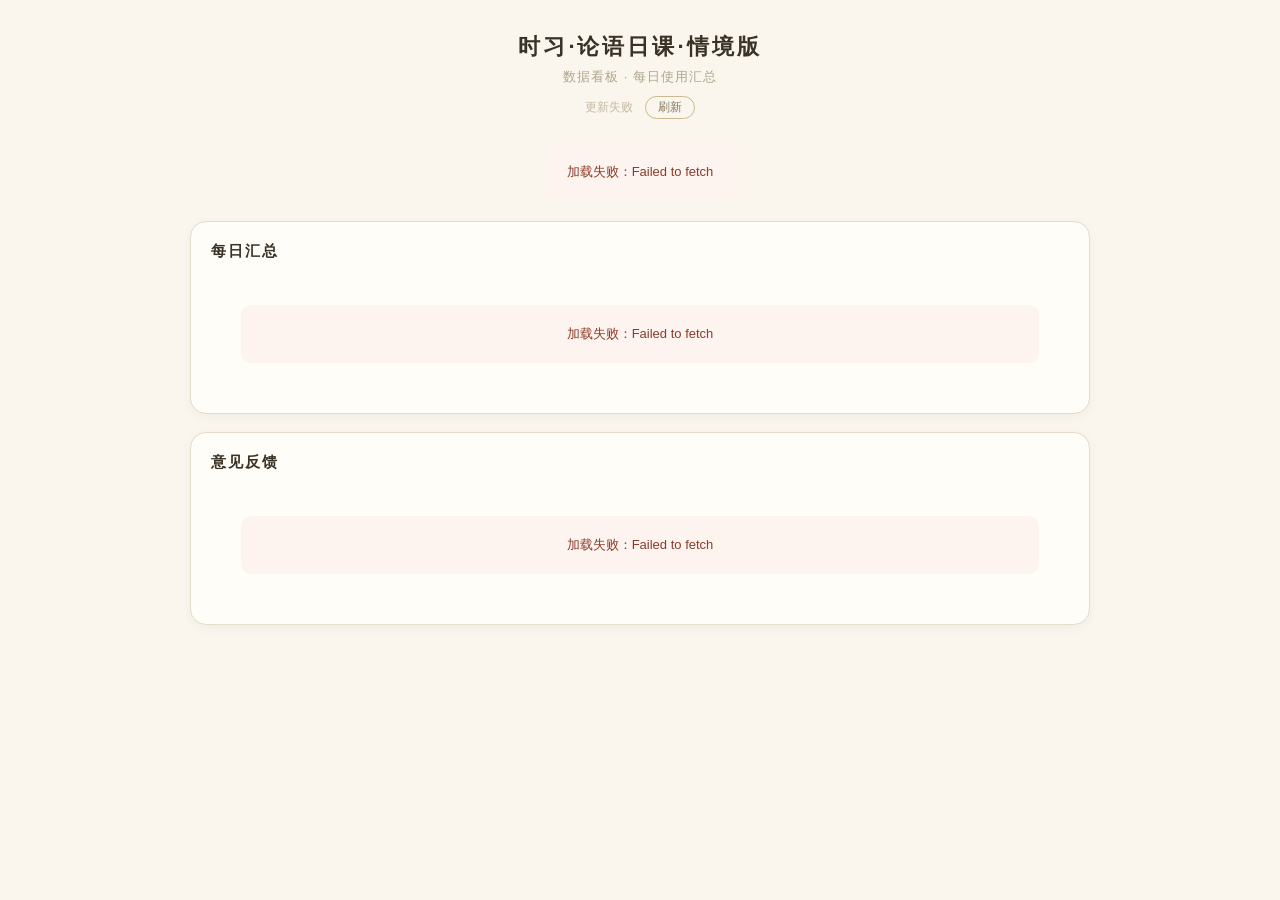
<file: v2/dashboard.html>
<!DOCTYPE html>
<html lang="zh">
<head>
<meta charset="UTF-8">
<meta name="viewport" content="width=device-width, initial-scale=1.0">
<title>时习·论语日课·情境版 — 数据看板</title>
<style>
  * { margin: 0; padding: 0; box-sizing: border-box; }
  body {
    font-family: -apple-system, "PingFang SC", "Hiragino Sans GB", "Microsoft YaHei", sans-serif;
    background: #faf6ee; color: #3a3226; min-height: 100vh;
    padding: 32px 16px 60px;
  }
  .container { max-width: 900px; margin: 0 auto; }
  .header { text-align: center; margin-bottom: 24px; }
  .brand { font-size: 22px; letter-spacing: 3px; color: #3a3226; font-weight: 600; }
  .subtitle { font-size: 13px; color: #b0a48c; margin-top: 6px; letter-spacing: 1px; }
  .refresh-line { text-align: center; font-size: 12px; color: #c4b9a0; margin-top: 10px; }
  .refresh-line button {
    background: none; border: 1px solid #c9b98e; color: #8a7a5c;
    border-radius: 14px; padding: 2px 12px; font-size: 12px; cursor: pointer; margin-left: 8px;
  }

  .metrics { display: flex; gap: 12px; justify-content: center; margin: 20px 0; flex-wrap: wrap; }
  .metric {
    background: #fffdf7; border: 1px solid #e5dcc8; border-radius: 14px;
    padding: 14px 22px; text-align: center; min-width: 110px;
    box-shadow: 0 2px 8px rgba(0,0,0,0.04);
  }
  .metric .num { font-size: 26px; font-weight: 600; color: #8a3d2b; }
  .metric .label { font-size: 12px; color: #8a7a5c; margin-top: 4px; letter-spacing: 1px; }

  .card {
    background: #fffdf7; border: 1px solid #e5dcc8; border-radius: 16px;
    padding: 20px; margin-bottom: 18px; box-shadow: 0 3px 12px rgba(0,0,0,0.04);
  }
  .card h2 { font-size: 15px; color: #3a3226; letter-spacing: 2px; margin-bottom: 14px; }
  table { width: 100%; border-collapse: collapse; }
  th, td { padding: 7px 8px; text-align: center; font-size: 13px; border-bottom: 1px solid #f0e8d8; }
  th { color: #8a7a5c; font-weight: 500; font-size: 12px; letter-spacing: 1px; }
  td:first-child, th:first-child { text-align: left; color: #4a4030; }
  tr:hover td { background: #faf6ee; }
  .fb-item { padding: 10px 4px; border-bottom: 1px dashed #e8ddc4; font-size: 13.5px; line-height: 1.7; }
  .fb-item:last-child { border-bottom: none; }
  .fb-meta { font-size: 11px; color: #b0a48c; margin-bottom: 3px; }
  .empty { text-align: center; color: #b0a48c; font-size: 13px; padding: 20px 0; }
  .err { text-align: center; color: #8a3d2b; font-size: 13px; padding: 20px; background: #fdf3ef; border-radius: 10px; }
  .loading { text-align: center; color: #b0a48c; font-size: 13px; padding: 30px; }
</style>
</head>
<body>
<div class="container">
  <div class="header">
    <div class="brand">时习·论语日课·情境版</div>
    <div class="subtitle">数据看板 · 每日使用汇总</div>
    <div class="refresh-line">
      <span id="updateTime">加载中…</span>
      <button onclick="loadAll()">刷新</button>
    </div>
  </div>

  <div class="metrics" id="metrics"></div>
  <div class="card" id="dailyCard"><h2>每日汇总</h2><div id="dailyBody" class="loading">加载中…</div></div>
  <div class="card" id="feedbackCard"><h2>意见反馈</h2><div id="feedbackBody" class="loading">加载中…</div></div>
</div>

<script>
const REPORT = "https://lunyu-tool-d8g7ein3wdae230a9-1493747713.ap-shanghai.app.tcloudbase.com/report";
const EVT_LABELS = { pv: "访问", draw: "抽组", again: "换组", claim: "认领", pick: "选行动", checkin: "打卡", helpful: "帮到", feedback: "反馈", uv: "独立用户" };

function todayStr() {
  const d = new Date();
  return d.getFullYear() + "-" + String(d.getMonth() + 1).padStart(2, "0") + "-" + String(d.getDate()).padStart(2, "0");
}
function fmtDate(s) {
  const p = s.split("-");
  return p[1] + "/" + p[2];
}
function esc(s) { return String(s == null ? "" : s).replace(/&/g, "&amp;").replace(/</g, "&lt;").replace(/>/g, "&gt;"); }

async function fetchReport(params) {
  const url = REPORT + "?" + new URLSearchParams(params);
  const res = await fetch(url);
  if (!res.ok) throw new Error("HTTP " + res.status);
  return res.json();
}

async function loadAll() {
  document.getElementById("updateTime").textContent = "更新中…";
  const today = todayStr();
  const from = new Date(Date.now() - 13 * 86400000).toISOString().slice(0, 10);

  try {
    const [daily, fb] = await Promise.all([
      fetchReport({ report: "1", from: from, to: today }),
      fetchReport({ report: "feedback", from: from, to: today })
    ]);

    const days = daily.days || {};
    const dates = Object.keys(days).sort().reverse();

    // 指标卡
    let totalPv = 0, totalClaim = 0, totalCheckin = 0, totalFb = 0;
    for (const d of dates) {
      totalPv += days[d].pv || 0;
      totalClaim += days[d].claim || 0;
      totalCheckin += days[d].checkin || 0;
      totalFb += days[d].feedback || 0;
    }
    const metricsHtml =
      '<div class="metric"><div class="num">' + totalPv + '</div><div class="label">总访问</div></div>' +
      '<div class="metric"><div class="num">' + totalClaim + '</div><div class="label">总认领</div></div>' +
      '<div class="metric"><div class="num">' + totalCheckin + '</div><div class="label">总打卡</div></div>' +
      '<div class="metric"><div class="num">' + totalFb + '</div><div class="label">总反馈</div></div>';
    document.getElementById("metrics").innerHTML = metricsHtml;

    // 每日表格
    if (dates.length === 0) {
      document.getElementById("dailyBody").innerHTML = '<div class="empty">暂无数据</div>';
    } else {
      let rows = "";
      for (const d of dates) {
        const s = days[d];
        rows += "<tr><td>" + fmtDate(d) + "</td>" +
          "<td>" + (s.pv || 0) + "</td>" +
          "<td>" + (s.draw || 0) + "</td>" +
          "<td>" + (s.again || 0) + "</td>" +
          "<td>" + (s.claim || 0) + "</td>" +
          "<td>" + (s.pick || 0) + "</td>" +
          "<td>" + (s.checkin || 0) + "</td>" +
          "<td>" + (s.helpful || 0) + "</td>" +
          "<td>" + (s.feedback || 0) + "</td>" +
          "<td>" + (s.uv || 0) + "</td></tr>";
      }
      document.getElementById("dailyBody").innerHTML =
        "<table><tr><th>日期</th><th>访问</th><th>抽组</th><th>换组</th><th>认领</th><th>选行动</th><th>打卡</th><th>帮到</th><th>反馈</th><th>用户</th></tr>" +
        rows + "</table>";
    }

    // 反馈
    const list = fb.feedbacks || [];
    if (list.length === 0) {
      document.getElementById("feedbackBody").innerHTML = '<div class="empty">暂无反馈</div>';
    } else {
      let html = "";
      for (const f of list.slice(0, 50)) {
        const ts = f.ts ? new Date(f.ts).toLocaleString("zh-CN", { hour12: false }) : (f.date || "");
        html += '<div class="fb-item"><div class="fb-meta">' + esc(ts) + "</div>" + esc(f.text) + "</div>";
      }
      document.getElementById("feedbackBody").innerHTML = html;
    }

    document.getElementById("updateTime").textContent = "更新于 " + new Date().toLocaleTimeString("zh-CN", { hour12: false });
  } catch (e) {
    const msg = '<div class="err">加载失败：' + esc(e.message) + "</div>";
    document.getElementById("metrics").innerHTML = msg;
    document.getElementById("dailyBody").innerHTML = msg;
    document.getElementById("feedbackBody").innerHTML = msg;
    document.getElementById("updateTime").textContent = "更新失败";
  }
}

loadAll();
setInterval(loadAll, 60000);
</script>
</body>
</html>
</file>
<file: full/style.css>
:root {
  --ink: #2b2118;
  --ink-soft: #5a4f42;
  --paper: #f3ede1;
  --card: #fbf7ee;
  --line: #d9cfba;
  --seal-red: #9e3b2c;
  --seal-red-dark: #7c2c20;
}

* { margin: 0; padding: 0; box-sizing: border-box; }

html { -webkit-text-size-adjust: 100%; }

body {
  font-family: "Songti SC", "STSong", "SimSun", "Noto Serif SC", "Source Han Serif SC", serif;
  background:
    radial-gradient(ellipse at 20% 0%, rgba(158, 59, 44, .05), transparent 55%),
    radial-gradient(ellipse at 85% 100%, rgba(90, 79, 66, .08), transparent 50%),
    var(--paper);
  color: var(--ink);
  line-height: 1.8;
  min-height: 100vh;
}

.paper {
  max-width: 680px;
  margin: 0 auto;
  padding: 48px 20px 60px;
}

/* ---------- header ---------- */
header { text-align: center; padding-bottom: 34px; }

.seal {
  display: inline-block;
  min-width: 64px;
  height: 64px;
  padding: 0 14px;
  background: var(--seal-red);
  color: #f6ead8;
  font-size: 24px;
  font-weight: 900;
  letter-spacing: 3px;
  line-height: 64px;
  text-align: center;
  border-radius: 6px;
  transform: rotate(-4deg);
  box-shadow: 0 3px 10px rgba(124, 44, 32, .3), inset 0 0 0 2px rgba(246, 234, 216, .25);
  margin-bottom: 20px;
  white-space: nowrap;
}

h1 {
  font-size: 30px;
  font-weight: 900;
  letter-spacing: 4px;
  text-indent: 4px;
}

.sub {
  margin-top: 10px;
  font-size: 15px;
  color: var(--ink-soft);
  letter-spacing: 1px;
}

.hint {
  margin-top: 18px;
  font-size: 17px;
  font-weight: 600;
  color: var(--ink);
  padding: 0 12px;
}

.help-link {
  display: inline-block;
  margin-top: 14px;
  font-family: inherit;
  font-size: 13px;
  color: var(--seal-red);
  background: transparent;
  border: 1px solid rgba(158, 59, 44, .35);
  border-radius: 999px;
  padding: 4px 16px;
  cursor: pointer;
  letter-spacing: 2px;
  transition: all .2s;
}

.help-link:hover { background: rgba(158, 59, 44, .06); border-color: var(--seal-red); }
.help-link.open { background: var(--seal-red); color: #f6ead8; border-color: var(--seal-red); }

.help-panel {
  margin: 18px auto 0;
  max-width: 560px;
  text-align: left;
  background: var(--card);
  border: 1px solid var(--line);
  border-left: 3px solid var(--seal-red);
  border-radius: 10px;
  padding: 18px 22px 16px 30px;
  box-shadow: 0 4px 16px rgba(43, 33, 24, .07);
  animation: pop .35s cubic-bezier(.2, .8, .3, 1) both;
}

.help-panel ol { padding-left: 0; list-style: none; counter-reset: hp; }

.help-panel li {
  counter-increment: hp;
  position: relative;
  padding-left: 34px;
  margin-bottom: 12px;
  font-size: 13.5px;
  color: var(--ink-soft);
  line-height: 1.9;
  text-align: justify;
}

.help-panel li:last-child { margin-bottom: 2px; }

.help-panel li::before {
  content: counter(hp);
  position: absolute;
  left: 0; top: 3px;
  width: 22px; height: 22px;
  border: 1px solid var(--seal-red);
  color: var(--seal-red);
  border-radius: 50%;
  font-size: 12px;
  display: flex;
  align-items: center;
  justify-content: center;
}

.help-panel li b { color: var(--ink); font-weight: 600; }

/* ---------- input ---------- */
.input-area {
  background: var(--card);
  border: 1px solid var(--line);
  border-radius: 14px;
  padding: 26px 22px 18px;
  box-shadow: 0 4px 18px rgba(43, 33, 24, .06);
}

.inputs { display: flex; gap: 10px; }

.inputs input {
  flex: 1;
  min-width: 0;
  padding: 12px 14px;
  font-size: 15px;
  font-family: inherit;
  color: var(--ink);
  background: #fffdf8;
  border: 1px solid var(--line);
  border-radius: 10px;
  outline: none;
  transition: border-color .2s, box-shadow .2s;
}

.inputs input:focus {
  border-color: var(--seal-red);
  box-shadow: 0 0 0 3px rgba(158, 59, 44, .12);
}

.inputs input::placeholder { color: #b3a790; font-size: 13px; }

#ask {
  display: block;
  width: 100%;
  margin-top: 14px;
  padding: 13px;
  font-family: inherit;
  font-size: 17px;
  font-weight: 700;
  letter-spacing: 8px;
  text-indent: 8px;
  color: #f6ead8;
  background: linear-gradient(160deg, var(--ink), #40342a);
  border: none;
  border-radius: 10px;
  cursor: pointer;
  transition: transform .15s, box-shadow .15s;
}

#ask:hover { transform: translateY(-1px); box-shadow: 0 6px 16px rgba(43, 33, 24, .25); }
#ask:active { transform: translateY(0); }

.examples { margin-top: 16px; display: flex; flex-wrap: wrap; gap: 8px; align-items: center; }

.ex-label { font-size: 12.5px; color: #8b7f6d; }

.ex-chip {
  font-family: inherit;
  font-size: 12.5px;
  color: var(--ink-soft);
  background: transparent;
  border: 1px dashed #c4b795;
  border-radius: 999px;
  padding: 4px 12px;
  cursor: pointer;
  transition: all .2s;
}

.ex-chip:hover { border-style: solid; border-color: var(--seal-red); color: var(--seal-red); background: rgba(158, 59, 44, .04); }

/* ---------- result ---------- */
#result { margin-top: 30px; }

.kw-recap {
  display: flex;
  justify-content: center;
  gap: 8px;
  margin-bottom: 14px;
}

.kw-recap span {
  font-size: 13px;
  color: var(--seal-red);
  background: rgba(158, 59, 44, .07);
  border: 1px solid rgba(158, 59, 44, .25);
  border-radius: 999px;
  padding: 3px 14px;
  letter-spacing: 1px;
}

.card.main {
  background: var(--card);
  border: 1px solid var(--line);
  border-radius: 14px;
  padding: 38px 30px 26px;
  box-shadow: 0 6px 24px rgba(43, 33, 24, .08);
  position: relative;
  overflow: hidden;
}

.card.main::before {
  content: "";
  position: absolute;
  top: 0; left: 0; right: 0;
  height: 4px;
  background: linear-gradient(90deg, var(--seal-red), #c47a4e, var(--seal-red));
  opacity: .75;
}

.card.main.pop { animation: pop .5s cubic-bezier(.2, .8, .3, 1) both; }

@keyframes pop {
  from { opacity: 0; transform: translateY(18px) scale(.985); }
  to { opacity: 1; transform: none; }
}

.chapter-text {
  font-size: 26px;
  font-weight: 600;
  text-align: center;
  line-height: 1.75;
  letter-spacing: 1px;
}

.chapter-source {
  text-align: center;
  margin-top: 10px;
  font-size: 13.5px;
  color: var(--seal-red);
  letter-spacing: 2px;
}

.translation {
  margin-top: 22px;
  padding: 16px 18px;
  background: rgba(90, 79, 66, .05);
  border-left: 3px solid var(--line);
  border-radius: 0 8px 8px 0;
  font-size: 14.5px;
  color: var(--ink-soft);
  text-align: justify;
}

.scene {
  margin-top: 22px;
  font-size: 13.5px;
  color: var(--seal-red-dark);
  text-align: center;
  letter-spacing: .5px;
}

.insight {
  margin-top: 12px;
  font-size: 15px;
  text-align: justify;
  line-height: 2;
}

.practice-title {
  margin-top: 26px;
  font-size: 13px;
  letter-spacing: 4px;
  color: #8b7f6d;
  text-align: center;
}

.practices {
  margin-top: 12px;
  display: grid;
  gap: 10px;
}

.practice {
  font-size: 14px;
  color: var(--ink-soft);
  background: #fffdf8;
  border: 1px solid var(--line);
  border-radius: 10px;
  padding: 12px 16px;
  position: relative;
  padding-left: 40px;
}

.practice::before {
  content: "笺";
  position: absolute;
  left: 12px; top: 50%;
  transform: translateY(-50%);
  font-size: 12px;
  color: var(--seal-red);
  border: 1px solid rgba(158, 59, 44, .4);
  border-radius: 4px;
  width: 20px; height: 20px;
  display: flex;
  align-items: center;
  justify-content: center;
}

.actions {
  margin-top: 24px;
  display: flex;
  justify-content: center;
  gap: 14px;
}

.ghost {
  font-family: inherit;
  font-size: 13.5px;
  color: var(--ink-soft);
  background: transparent;
  border: 1px solid var(--line);
  border-radius: 999px;
  padding: 7px 22px;
  cursor: pointer;
  letter-spacing: 2px;
  transition: all .2s;
}

.ghost:hover { border-color: var(--ink); color: var(--ink); background: rgba(43, 33, 24, .04); }

/* ---------- alts / history ---------- */
.alts-title {
  margin: 34px 0 12px;
  text-align: center;
  font-size: 12.5px;
  color: #8b7f6d;
  letter-spacing: 4px;
}

.alts { display: grid; gap: 10px; }

.alt {
  background: transparent;
  border: 1px dashed #c4b795;
  border-radius: 10px;
  padding: 14px 18px;
  cursor: pointer;
  transition: all .2s;
  text-align: center;
}

.alt:hover { border-color: var(--seal-red); background: rgba(158, 59, 44, .04); }

.alt-text { font-size: 15px; font-weight: 600; }

.alt-src { margin-top: 4px; font-size: 12px; color: var(--seal-red); letter-spacing: 1px; }

/* ---------- feedback & suggestion ---------- */
.feedback {
  margin-top: 28px;
  padding-top: 20px;
  border-top: 1px dashed var(--line);
  text-align: center;
}

.fb-q {
  font-size: 13.5px;
  color: var(--ink-soft);
  letter-spacing: 1px;
  margin-bottom: 12px;
}

.fb-btns { display: flex; justify-content: center; gap: 10px; flex-wrap: wrap; }

.fb-btn {
  font-family: inherit;
  font-size: 13px;
  color: var(--ink-soft);
  background: #fffdf8;
  border: 1px solid var(--line);
  border-radius: 999px;
  padding: 7px 18px;
  cursor: pointer;
  letter-spacing: 1px;
  transition: all .2s;
}

.fb-btn:hover { border-color: var(--seal-red); color: var(--seal-red); }

.fb-btn.active {
  background: var(--seal-red);
  border-color: var(--seal-red);
  color: #f6ead8;
}

.fb-btn:disabled { cursor: default; opacity: .75; }
.fb-btn.active:disabled { opacity: 1; }

.fb-note {
  margin-top: 12px;
  font-size: 12.5px;
  color: #b3a790;
  letter-spacing: .5px;
}

.suggest {
  margin-top: 22px;
  padding-top: 18px;
  border-top: 1px dashed var(--line);
  text-align: center;
}

.sg-row { display: flex; gap: 8px; }

.sg-row input {
  flex: 1;
  min-width: 0;
  padding: 10px 14px;
  font-size: 13.5px;
  font-family: inherit;
  color: var(--ink);
  background: #fffdf8;
  border: 1px solid var(--line);
  border-radius: 10px;
  outline: none;
  transition: border-color .2s, box-shadow .2s;
}

.sg-row input:focus {
  border-color: var(--seal-red);
  box-shadow: 0 0 0 3px rgba(158, 59, 44, .12);
}

.sg-row input::placeholder { color: #b3a790; font-size: 12.5px; }

.sg-row button {
  font-family: inherit;
  font-size: 13.5px;
  color: #f6ead8;
  background: var(--ink);
  border: none;
  border-radius: 10px;
  padding: 0 18px;
  cursor: pointer;
  letter-spacing: 1px;
  white-space: nowrap;
  transition: opacity .2s;
}

.sg-row button:hover { opacity: .85; }

/* ---------- footer / toast ---------- */
footer {
  margin-top: 56px;
  text-align: center;
  font-size: 12px;
  color: #9a8d78;
  line-height: 2;
}

footer .fn { color: #b3a790; }

footer .disclaimer {
  margin-top: 14px;
  padding: 12px 16px;
  background: rgba(158, 59, 44, .05);
  border: 1px solid rgba(158, 59, 44, .18);
  border-radius: 8px;
  color: var(--ink-soft);
  font-size: 12px;
  line-height: 1.8;
  text-align: justify;
}

#toast {
  position: fixed;
  left: 50%;
  bottom: 34px;
  transform: translateX(-50%) translateY(20px);
  background: var(--ink);
  color: #f6ead8;
  font-size: 13.5px;
  letter-spacing: 1px;
  padding: 10px 22px;
  border-radius: 999px;
  opacity: 0;
  pointer-events: none;
  transition: all .3s;
  z-index: 99;
}

#toast.show { opacity: 1; transform: translateX(-50%) translateY(0); }

/* ---------- mobile ---------- */
@media (max-width: 560px) {
  .paper { padding-top: 34px; }
  h1 { font-size: 24px; letter-spacing: 3px; text-indent: 3px; }
  .inputs { flex-direction: column; }
  .chapter-text { font-size: 21px; }
  .card.main { padding: 30px 20px 22px; }
}

/* ---------- 全量版：折叠讲解 ---------- */
details.detail {
  margin-top: 20px;
  border: 1px dashed var(--line);
  border-radius: 10px;
  overflow: hidden;
}

details.detail > summary {
  cursor: pointer;
  list-style: none;
  padding: 11px 16px;
  text-align: center;
  font-size: 13px;
  letter-spacing: 3px;
  color: var(--seal-red);
  background: rgba(158, 59, 44, .04);
  transition: background .2s;
  user-select: none;
}

details.detail > summary::-webkit-details-marker { display: none; }

details.detail > summary::after {
  content: "▾";
  display: inline-block;
  margin-left: 8px;
  font-size: 11px;
  transition: transform .2s;
}

details.detail[open] > summary::after { transform: rotate(180deg); }
details.detail[open] > summary { color: var(--ink-soft); background: rgba(90, 79, 66, .04); }
details.detail > summary:hover { background: rgba(158, 59, 44, .08); }

details.detail .insight { margin: 18px 18px 0; font-size: 14.5px; }
details.detail .practice-title { margin-top: 22px; }
details.detail .practices { margin: 12px 16px 18px; }
</file>
<file: one/style.css>
:root {
  --ink: #2b2118;
  --ink-soft: #5a4f42;
  --paper: #f3ede1;
  --card: #fbf7ee;
  --line: #d9cfba;
  --seal-red: #9e3b2c;
  --seal-red-dark: #7c2c20;
}

* { margin: 0; padding: 0; box-sizing: border-box; }

html { -webkit-text-size-adjust: 100%; }

body {
  font-family: "Songti SC", "STSong", "SimSun", "Noto Serif SC", "Source Han Serif SC", serif;
  background:
    radial-gradient(ellipse at 20% 0%, rgba(158, 59, 44, .05), transparent 55%),
    radial-gradient(ellipse at 85% 100%, rgba(90, 79, 66, .08), transparent 50%),
    var(--paper);
  color: var(--ink);
  line-height: 1.8;
  min-height: 100vh;
}

.paper {
  max-width: 680px;
  margin: 0 auto;
  padding: 48px 20px 60px;
}

/* ---------- header ---------- */
header { text-align: center; padding-bottom: 34px; }

.seal {
  display: inline-block;
  min-width: 64px;
  height: 64px;
  padding: 0 14px;
  background: var(--seal-red);
  color: #f6ead8;
  font-size: 24px;
  font-weight: 900;
  letter-spacing: 3px;
  line-height: 64px;
  text-align: center;
  border-radius: 6px;
  transform: rotate(-4deg);
  box-shadow: 0 3px 10px rgba(124, 44, 32, .3), inset 0 0 0 2px rgba(246, 234, 216, .25);
  margin-bottom: 20px;
  white-space: nowrap;
}

h1 {
  font-size: 30px;
  font-weight: 900;
  letter-spacing: 4px;
  text-indent: 4px;
}

.sub {
  margin-top: 10px;
  font-size: 15px;
  color: var(--ink-soft);
  letter-spacing: 1px;
}

.hint {
  margin-top: 18px;
  font-size: 17px;
  font-weight: 600;
  color: var(--ink);
  padding: 0 12px;
}

.help-link {
  display: inline-block;
  margin-top: 14px;
  font-family: inherit;
  font-size: 13px;
  color: var(--seal-red);
  background: transparent;
  border: 1px solid rgba(158, 59, 44, .35);
  border-radius: 999px;
  padding: 4px 16px;
  cursor: pointer;
  letter-spacing: 2px;
  transition: all .2s;
}

.help-link:hover { background: rgba(158, 59, 44, .06); border-color: var(--seal-red); }
.help-link.open { background: var(--seal-red); color: #f6ead8; border-color: var(--seal-red); }

.help-panel {
  margin: 18px auto 0;
  max-width: 560px;
  text-align: left;
  background: var(--card);
  border: 1px solid var(--line);
  border-left: 3px solid var(--seal-red);
  border-radius: 10px;
  padding: 18px 22px 16px 30px;
  box-shadow: 0 4px 16px rgba(43, 33, 24, .07);
  animation: pop .35s cubic-bezier(.2, .8, .3, 1) both;
}

.help-panel ol { padding-left: 0; list-style: none; counter-reset: hp; }

.help-panel li {
  counter-increment: hp;
  position: relative;
  padding-left: 34px;
  margin-bottom: 12px;
  font-size: 13.5px;
  color: var(--ink-soft);
  line-height: 1.9;
  text-align: justify;
}

.help-panel li:last-child { margin-bottom: 2px; }

.help-panel li::before {
  content: counter(hp);
  position: absolute;
  left: 0; top: 3px;
  width: 22px; height: 22px;
  border: 1px solid var(--seal-red);
  color: var(--seal-red);
  border-radius: 50%;
  font-size: 12px;
  display: flex;
  align-items: center;
  justify-content: center;
}

.help-panel li b { color: var(--ink); font-weight: 600; }

/* ---------- input ---------- */
.input-area {
  background: var(--card);
  border: 1px solid var(--line);
  border-radius: 14px;
  padding: 26px 22px 18px;
  box-shadow: 0 4px 18px rgba(43, 33, 24, .06);
}

.inputs { display: flex; gap: 10px; }

.inputs input {
  flex: 1;
  min-width: 0;
  padding: 12px 14px;
  font-size: 15px;
  font-family: inherit;
  color: var(--ink);
  background: #fffdf8;
  border: 1px solid var(--line);
  border-radius: 10px;
  outline: none;
  transition: border-color .2s, box-shadow .2s;
}

.inputs input:focus {
  border-color: var(--seal-red);
  box-shadow: 0 0 0 3px rgba(158, 59, 44, .12);
}

.inputs input::placeholder { color: #b3a790; font-size: 13px; }

#ask {
  display: block;
  width: 100%;
  margin-top: 14px;
  padding: 13px;
  font-family: inherit;
  font-size: 17px;
  font-weight: 700;
  letter-spacing: 8px;
  text-indent: 8px;
  color: #f6ead8;
  background: linear-gradient(160deg, var(--ink), #40342a);
  border: none;
  border-radius: 10px;
  cursor: pointer;
  transition: transform .15s, box-shadow .15s;
}

#ask:hover { transform: translateY(-1px); box-shadow: 0 6px 16px rgba(43, 33, 24, .25); }
#ask:active { transform: translateY(0); }

.examples { margin-top: 16px; display: flex; flex-wrap: wrap; gap: 8px; align-items: center; }

.ex-label { font-size: 12.5px; color: #8b7f6d; }

.ex-chip {
  font-family: inherit;
  font-size: 12.5px;
  color: var(--ink-soft);
  background: transparent;
  border: 1px dashed #c4b795;
  border-radius: 999px;
  padding: 4px 12px;
  cursor: pointer;
  transition: all .2s;
}

.ex-chip:hover { border-style: solid; border-color: var(--seal-red); color: var(--seal-red); background: rgba(158, 59, 44, .04); }

/* ---------- result ---------- */
#result { margin-top: 30px; }

.kw-recap {
  display: flex;
  justify-content: center;
  gap: 8px;
  margin-bottom: 14px;
}

.kw-recap span {
  font-size: 13px;
  color: var(--seal-red);
  background: rgba(158, 59, 44, .07);
  border: 1px solid rgba(158, 59, 44, .25);
  border-radius: 999px;
  padding: 3px 14px;
  letter-spacing: 1px;
}

.card.main {
  background: var(--card);
  border: 1px solid var(--line);
  border-radius: 14px;
  padding: 38px 30px 26px;
  box-shadow: 0 6px 24px rgba(43, 33, 24, .08);
  position: relative;
  overflow: hidden;
}

.card.main::before {
  content: "";
  position: absolute;
  top: 0; left: 0; right: 0;
  height: 4px;
  background: linear-gradient(90deg, var(--seal-red), #c47a4e, var(--seal-red));
  opacity: .75;
}

.card.main.pop { animation: pop .5s cubic-bezier(.2, .8, .3, 1) both; }

@keyframes pop {
  from { opacity: 0; transform: translateY(18px) scale(.985); }
  to { opacity: 1; transform: none; }
}

.chapter-text {
  font-size: 26px;
  font-weight: 600;
  text-align: center;
  line-height: 1.75;
  letter-spacing: 1px;
}

.chapter-source {
  text-align: center;
  margin-top: 10px;
  font-size: 13.5px;
  color: var(--seal-red);
  letter-spacing: 2px;
}

.translation {
  margin-top: 22px;
  padding: 16px 18px;
  background: rgba(90, 79, 66, .05);
  border-left: 3px solid var(--line);
  border-radius: 0 8px 8px 0;
  font-size: 14.5px;
  color: var(--ink-soft);
  text-align: justify;
}

.scene {
  margin-top: 22px;
  font-size: 13.5px;
  color: var(--seal-red-dark);
  text-align: center;
  letter-spacing: .5px;
}

.insight {
  margin-top: 12px;
  font-size: 15px;
  text-align: justify;
  line-height: 2;
}

.practice-title {
  margin-top: 26px;
  font-size: 13px;
  letter-spacing: 4px;
  color: #8b7f6d;
  text-align: center;
}

.practices {
  margin-top: 12px;
  display: grid;
  gap: 10px;
}

.practice {
  font-size: 14px;
  color: var(--ink-soft);
  background: #fffdf8;
  border: 1px solid var(--line);
  border-radius: 10px;
  padding: 12px 16px;
  position: relative;
  padding-left: 40px;
}

.practice::before {
  content: "笺";
  position: absolute;
  left: 12px; top: 50%;
  transform: translateY(-50%);
  font-size: 12px;
  color: var(--seal-red);
  border: 1px solid rgba(158, 59, 44, .4);
  border-radius: 4px;
  width: 20px; height: 20px;
  display: flex;
  align-items: center;
  justify-content: center;
}

.actions {
  margin-top: 24px;
  display: flex;
  justify-content: center;
  gap: 14px;
}

.ghost {
  font-family: inherit;
  font-size: 13.5px;
  color: var(--ink-soft);
  background: transparent;
  border: 1px solid var(--line);
  border-radius: 999px;
  padding: 7px 22px;
  cursor: pointer;
  letter-spacing: 2px;
  transition: all .2s;
}

.ghost:hover { border-color: var(--ink); color: var(--ink); background: rgba(43, 33, 24, .04); }

/* ---------- alts / history ---------- */
.alts-title {
  margin: 34px 0 12px;
  text-align: center;
  font-size: 12.5px;
  color: #8b7f6d;
  letter-spacing: 4px;
}

.alts { display: grid; gap: 10px; }

.alt {
  background: transparent;
  border: 1px dashed #c4b795;
  border-radius: 10px;
  padding: 14px 18px;
  cursor: pointer;
  transition: all .2s;
  text-align: center;
}

.alt:hover { border-color: var(--seal-red); background: rgba(158, 59, 44, .04); }

.alt-text { font-size: 15px; font-weight: 600; }

.alt-src { margin-top: 4px; font-size: 12px; color: var(--seal-red); letter-spacing: 1px; }

/* ---------- feedback & suggestion ---------- */
.feedback {
  margin-top: 28px;
  padding-top: 20px;
  border-top: 1px dashed var(--line);
  text-align: center;
}

.fb-q {
  font-size: 13.5px;
  color: var(--ink-soft);
  letter-spacing: 1px;
  margin-bottom: 12px;
}

.fb-btns { display: flex; justify-content: center; gap: 10px; flex-wrap: wrap; }

.fb-btn {
  font-family: inherit;
  font-size: 13px;
  color: var(--ink-soft);
  background: #fffdf8;
  border: 1px solid var(--line);
  border-radius: 999px;
  padding: 7px 18px;
  cursor: pointer;
  letter-spacing: 1px;
  transition: all .2s;
}

.fb-btn:hover { border-color: var(--seal-red); color: var(--seal-red); }

.fb-btn.active {
  background: var(--seal-red);
  border-color: var(--seal-red);
  color: #f6ead8;
}

.fb-btn:disabled { cursor: default; opacity: .75; }
.fb-btn.active:disabled { opacity: 1; }

.fb-note {
  margin-top: 12px;
  font-size: 12.5px;
  color: #b3a790;
  letter-spacing: .5px;
}

.suggest {
  margin-top: 22px;
  padding-top: 18px;
  border-top: 1px dashed var(--line);
  text-align: center;
}

.sg-row { display: flex; gap: 8px; }

.sg-row input {
  flex: 1;
  min-width: 0;
  padding: 10px 14px;
  font-size: 13.5px;
  font-family: inherit;
  color: var(--ink);
  background: #fffdf8;
  border: 1px solid var(--line);
  border-radius: 10px;
  outline: none;
  transition: border-color .2s, box-shadow .2s;
}

.sg-row input:focus {
  border-color: var(--seal-red);
  box-shadow: 0 0 0 3px rgba(158, 59, 44, .12);
}

.sg-row input::placeholder { color: #b3a790; font-size: 12.5px; }

.sg-row button {
  font-family: inherit;
  font-size: 13.5px;
  color: #f6ead8;
  background: var(--ink);
  border: none;
  border-radius: 10px;
  padding: 0 18px;
  cursor: pointer;
  letter-spacing: 1px;
  white-space: nowrap;
  transition: opacity .2s;
}

.sg-row button:hover { opacity: .85; }

/* ---------- footer / toast ---------- */
footer {
  margin-top: 56px;
  text-align: center;
  font-size: 12px;
  color: #9a8d78;
  line-height: 2;
}

footer .fn { color: #b3a790; }

footer .disclaimer {
  margin-top: 14px;
  padding: 12px 16px;
  background: rgba(158, 59, 44, .05);
  border: 1px solid rgba(158, 59, 44, .18);
  border-radius: 8px;
  color: var(--ink-soft);
  font-size: 12px;
  line-height: 1.8;
  text-align: justify;
}

#toast {
  position: fixed;
  left: 50%;
  bottom: 34px;
  transform: translateX(-50%) translateY(20px);
  background: var(--ink);
  color: #f6ead8;
  font-size: 13.5px;
  letter-spacing: 1px;
  padding: 10px 22px;
  border-radius: 999px;
  opacity: 0;
  pointer-events: none;
  transition: all .3s;
  z-index: 99;
}

#toast.show { opacity: 1; transform: translateX(-50%) translateY(0); }

/* ---------- mobile ---------- */
@media (max-width: 560px) {
  .paper { padding-top: 34px; }
  h1 { font-size: 24px; letter-spacing: 3px; text-indent: 3px; }
  .inputs { flex-direction: column; }
  .chapter-text { font-size: 21px; }
  .card.main { padding: 30px 20px 22px; }
}
</file>
<file: qian_v2/style.css>
/* 时习 · 论语日课（/qian/） */
* { margin: 0; padding: 0; box-sizing: border-box; }
html { -webkit-text-size-adjust: 100%; }
body {
  font-family: -apple-system, "PingFang SC", "Hiragino Sans GB", "Microsoft YaHei", sans-serif;
  background: #faf6ee;
  color: #3a3226;
  min-height: 100vh;
  display: flex;
  flex-direction: column;
  align-items: center;
  padding: max(24px, env(safe-area-inset-top)) 16px calc(60px + env(safe-area-inset-bottom));
}
.container { max-width: 560px; width: 100%; }

/* 顶部 */
.header { text-align: center; margin-bottom: 14px; position: relative; }
.brand { font-size: 22px; letter-spacing: 4px; color: #3a3226; font-weight: 600; margin-bottom: 4px; }
.subtitle { font-size: 12px; color: #b0a48c; letter-spacing: 1px; }
.help-link {
  position: absolute; top: 4px; right: 0;
  font-size: 12px; color: #8a7a5c;
  border: 1px solid #c9b98e; border-radius: 16px;
  padding: 4px 12px; cursor: pointer; background: none;
  letter-spacing: 1px;
}
.help-link:hover { background: #f7f1e4; }

/* 使用说明浮层 */
.help-overlay {
  display: none;
  position: fixed; inset: 0; z-index: 100;
  background: rgba(58,50,38,0.5);
  align-items: center; justify-content: center;
  padding: 20px;
}
.help-overlay.show { display: flex; }
.help-panel {
  background: #fffdf7; border-radius: 16px;
  max-width: 420px; width: 100%;
  padding: 28px 24px;
  max-height: 80vh; overflow-y: auto;
}
.help-panel h3 { font-size: 16px; color: #3a3226; margin-bottom: 14px; letter-spacing: 2px; }
.help-panel p { font-size: 14px; line-height: 1.9; color: #4a4030; margin-bottom: 10px; }
.help-close {
  margin-top: 14px; width: 100%; padding: 10px;
  background: #8a3d2b; color: #faf6ee; border: none;
  border-radius: 24px; font-size: 14px; cursor: pointer; letter-spacing: 2px;
}

/* 孔子像 */
.portrait-wrap {
  width: 100px; height: 120px;
  margin: 10px auto 16px;
  position: relative;
}
.portrait-wrap img {
  width: 100%; height: 100%; object-fit: cover;
  border-radius: 12px;
  border: 1px solid #d0bfa0;
  box-shadow: 0 4px 12px rgba(0,0,0,0.06);
}
.portrait-placeholder {
  position: absolute; inset: 0;
  background: linear-gradient(145deg, #e8dcc8, #d9c8a8);
  border-radius: 12px;
  display: flex; align-items: center; justify-content: center;
  color: #8a7a5c; font-size: 14px; letter-spacing: 2px;
  border: 1px solid #d0bfa0;
  box-shadow: 0 4px 12px rgba(0,0,0,0.06);
}
.portrait-wrap:not(.no-img) .portrait-placeholder { display: none; }

/* 抽卡前 */
.pre-shake { text-align: center; }
.pre-tip { font-size: 14px; color: #8a7a5c; margin-bottom: 16px; letter-spacing: 1px; }

/* 抽卡按钮 */
.shake-btn {
  display: inline-block;
  padding: 14px 40px;
  background: #8a3d2b;
  color: #faf6ee;
  border: none;
  border-radius: 30px;
  font-size: 16px;
  letter-spacing: 3px;
  cursor: pointer;
  box-shadow: 0 4px 14px rgba(138,61,43,0.3);
  transition: transform .15s;
}
.shake-btn:hover { transform: translateY(-1px); }
.shake-btn:active { transform: scale(.97); }
.shake-btn:disabled { opacity: .55; cursor: default; transform: none; }

/* 抽卡动画 */
.shaking .shake-btn { animation: shake .5s ease-in-out infinite; }
@keyframes shake {
  0%,100% { transform: rotate(0); }
  25% { transform: rotate(-4deg); }
  75% { transform: rotate(4deg); }
}

/* 卡片区 */
.card {
  display: none;
  background: #fffdf7;
  border: 1px solid #e5dcc8;
  border-radius: 16px;
  padding: 28px 24px;
  margin-top: 24px;
  box-shadow: 0 4px 16px rgba(0,0,0,0.05);
}
.card.show { display: block; }

.chapter-text {
  font-size: 22px;
  line-height: 1.7;
  font-family: "Songti SC", "STSong", serif;
  color: #2a2318;
  margin-bottom: 6px;
}
.translation {
  font-size: 17px;
  line-height: 1.8;
  color: #6a5c48;
  margin-bottom: 6px;
}
.translation .t-label {
  color: #8a7a5c;
  font-size: 13px;
  letter-spacing: 1px;
  margin-right: 6px;
}
.source { font-size: 12px; color: #b0a48c; margin-bottom: 20px; letter-spacing: 1px; }

/* 线索区 */
.clue-label { font-size: 13px; color: #8a7a5c; letter-spacing: 2px; margin-bottom: 8px; }
.clue-text {
  font-size: 17px;
  line-height: 1.9;
  color: #4a4030;
  padding: 12px 16px;
  background: #f7f1e4;
  border-radius: 10px;
}

/* 看今日事例按钮 */
.hint-btn {
  margin-top: 14px;
  padding: 8px 16px;
  background: none;
  border: 1px solid #c9b98e;
  color: #8a7a5c;
  border-radius: 20px;
  font-size: 13px;
  cursor: pointer;
  letter-spacing: 1px;
  transition: all .15s;
}
.hint-btn:hover { background: #f7f1e4; }

/* 今日事例展开区 */
.reveal {
  margin-top: 20px;
  padding-top: 20px;
  border-top: 1px dashed #e5dcc8;
  display: none;
}
.reveal.show { display: block; }
.section-label { font-size: 13px; color: #8a7a5c; letter-spacing: 2px; margin-bottom: 8px; }
.insight { font-size: 17px; line-height: 1.9; color: #3a3226; }
.practice-box {
  margin-top: 16px;
  padding: 14px 16px;
  background: #eef0e0;
  border-radius: 10px;
  font-size: 17px;
  line-height: 1.8;
  color: #4a4030;
}
.practice-box .section-label { color: #6a7a4c; }

/* 卡片底部动作 */
.card-actions { margin-top: 20px; text-align: center; }
.share-btn {
  padding: 9px 26px;
  background: none;
  border: 1px solid #c9b98e;
  color: #8a7a5c;
  border-radius: 20px;
  font-size: 13px;
  cursor: pointer;
  letter-spacing: 2px;
  transition: all .15s;
}
.share-btn:hover { background: #f7f1e4; }
.day-lock-tip {
  margin-top: 12px;
  font-size: 12px;
  color: #b0a48c;
  letter-spacing: 1px;
}

/* 本周记录 */
.week { margin-top: 24px; text-align: center; font-size: 11px; color: #c4b9a0; line-height: 1.8; }

/* 访问统计 */
.stats-line { margin-top: 10px; text-align: center; font-size: 11px; color: #c4b9a0; letter-spacing: 1px; }

/* ===== 分享卡浮层 ===== */
.share-overlay {
  display: none;
  position: fixed; inset: 0; z-index: 110;
  background: rgba(58,50,38,0.55);
  align-items: center; justify-content: center;
  padding: 16px;
}
.share-overlay.show { display: flex; }
.share-panel {
  background: #fffdf7; border-radius: 16px;
  max-width: 400px; width: 100%;
  max-height: 92vh;
  padding: 16px 14px 14px;
  display: flex; flex-direction: column;
}
.share-tabs { display: flex; gap: 8px; margin-bottom: 12px; }
.share-tab {
  flex: 1; padding: 8px 0;
  background: none; border: 1px solid #d9cfba; border-radius: 18px;
  font-size: 13px; color: #8a7a5c; cursor: pointer; letter-spacing: 1px;
}
.share-tab.active { background: #8a3d2b; border-color: #8a3d2b; color: #faf6ee; }
.share-canvas-wrap {
  flex: 1; overflow-y: auto;
  border-radius: 10px;
  background: #f3ede1;
  min-height: 200px;
  display: flex; align-items: flex-start; justify-content: center;
}
.share-canvas-wrap canvas { max-width: 100%; height: auto; border-radius: 10px; }
.share-tip { font-size: 12px; color: #b0a48c; text-align: center; margin: 10px 0 8px; }
.share-btns { display: flex; gap: 10px; }
.dl-btn, .share-close {
  flex: 1; padding: 10px 0; border: none; border-radius: 22px;
  font-size: 14px; cursor: pointer; letter-spacing: 2px;
}
.dl-btn { background: #8a3d2b; color: #faf6ee; }
.dl-btn:disabled { opacity: .55; }
.share-close { background: none; border: 1px solid #d9cfba; color: #8a7a5c; }

/* 生成中提示 */
.gen-tip { padding: 60px 20px; text-align: center; color: #8a7a5c; font-size: 14px; letter-spacing: 1px; }

/* 窄屏适配 */
@media (max-width: 420px) {
  .chapter-text { font-size: 20px; }
  .card { padding: 24px 18px; }
  .brand { font-size: 20px; }
}
</file>
<file: v2/style.css>
/* 时习·论语日课 · 情境版 —— v2 */
* { margin: 0; padding: 0; box-sizing: border-box; }
body {
  font-family: -apple-system, "PingFang SC", "Hiragino Sans GB", "Microsoft YaHei", sans-serif;
  background: #faf6ee;
  color: #3a3226;
  min-height: 100vh;
  display: flex;
  flex-direction: column;
  align-items: center;
  padding: 24px 16px 60px;
}
.container { max-width: 560px; width: 100%; }

/* 顶部 */
.header { text-align: center; margin-bottom: 8px; }
.brand { font-size: 22px; letter-spacing: 4px; color: #3a3226; font-weight: 600; }
.subtitle { font-size: 15px; color: #b0a48c; margin-top: 6px; letter-spacing: 1px; }
.help-link {
  font-size: 12px; color: #8a7a5c;
  border: 1px solid #c9b98e; border-radius: 16px;
  padding: 4px 12px; cursor: pointer; background: none;
  letter-spacing: 1px; font-family: inherit;
}
.help-link:hover { background: #f7f1e4; }
.date-line {
  text-align: center; font-size: 12px; color: #c4b9a0;
  margin: 8px 0 18px; letter-spacing: 1px;
}

/* 使用说明浮层 */
.help-overlay {
  display: none; position: fixed; inset: 0; z-index: 100;
  background: rgba(58,50,38,0.5);
  align-items: center; justify-content: center; padding: 20px;
}
.help-overlay.show { display: flex; }
.help-panel {
  background: #fffdf7; border-radius: 16px; max-width: 420px; width: 100%;
  padding: 28px 24px; max-height: 80vh; overflow-y: auto;
}
.help-panel h3 { font-size: 16px; color: #3a3226; margin-bottom: 14px; letter-spacing: 2px; }
.help-panel p { font-size: 14px; line-height: 1.9; color: #4a4030; margin-bottom: 10px; }
.help-close {
  margin-top: 14px; width: 100%; padding: 10px;
  background: #8a3d2b; color: #faf6ee; border: none;
  border-radius: 24px; font-size: 14px; cursor: pointer; letter-spacing: 2px;
}

/* 抽签按钮 */
.draw-btn {
  display: block; margin: 12px auto 8px;
  padding: 14px 40px;
  background: #8a3d2b; color: #faf6ee;
  border: none; border-radius: 30px;
  font-size: 16px; letter-spacing: 3px; cursor: pointer;
  box-shadow: 0 4px 14px rgba(138,61,43,0.3);
  transition: transform .15s;
}
.draw-btn:hover { transform: translateY(-1px); }
.draw-btn:active { transform: scale(.97); }
.draw-hint { text-align: center; font-size: 15px; color: #b0a48c; margin: 8px 0 20px; letter-spacing: 1px; }

/* 情境卡片组 */
.cards { display: flex; flex-direction: column; gap: 12px; }

/* 已抽过的组标签（可翻回） */
.group-tabs {
  display: flex; gap: 8px; justify-content: center;
  margin: 0 0 14px; flex-wrap: wrap;
}
.group-tab {
  padding: 4px 14px; background: none; border: 1px solid #e5dcc8;
  color: #b0a48c; border-radius: 16px; font-size: 12px; cursor: pointer;
  letter-spacing: 1px; transition: all .15s;
}
.group-tab:hover { border-color: #c9b98e; color: #8a7a5c; }
.group-tab.active {
  background: #8a3d2b; border-color: #8a3d2b; color: #faf6ee;
}
.scene-card {
  background: #fffdf7; border: 1px solid #e5dcc8; border-radius: 14px;
  padding: 18px 20px; cursor: pointer; transition: all .15s;
  box-shadow: 0 2px 8px rgba(0,0,0,0.04);
}
.scene-card:hover { border-color: #c9b98e; transform: translateY(-1px); box-shadow: 0 4px 14px rgba(0,0,0,0.07); }
.scene-card:active { transform: scale(.99); }
.scene-card .scene-text {
  font-size: 16px; line-height: 1.75; color: #3a3226;
}
.scene-card .scene-theme {
  margin-top: 8px; font-size: 11px; color: #b0a48c; letter-spacing: 1px;
}
.scene-card .scene-theme .dot { color: #8a3d2b; }

/* 再来一组 */
.again-row { margin-top: 18px; text-align: center; display: block; width: 100%; }
.again-btn {
  padding: 9px 26px; background: #f7f1e4; border: 1px solid #a8956c;
  color: #5c4a2e; border-radius: 24px; font-size: 14px; font-weight: 500; cursor: pointer;
  letter-spacing: 2px; transition: all .15s;
}
.again-btn:hover { background: #efe5cd; border-color: #8a7a5c; }
.again-count { display: block; margin-top: 8px; font-size: 11px; color: #c4b9a0; }

/* 详情 */
.back-link {
  font-size: 13px; color: #8a7a5c; cursor: pointer; margin-bottom: 14px;
  display: inline-block; letter-spacing: 1px;
}
.back-link:hover { color: #3a3226; }
.scene-banner {
  background: #f7f1e4; border-radius: 12px; padding: 14px 18px;
  font-size: 15px; line-height: 1.8; color: #4a4030; margin-bottom: 18px;
}
.detail-card {
  background: #fffdf7; border: 1px solid #e5dcc8; border-radius: 16px;
  padding: 26px 22px; box-shadow: 0 4px 16px rgba(0,0,0,0.05);
}
.chapter-text {
  font-size: 21px; line-height: 1.7;
  font-family: "Songti SC", "STSong", serif; color: #2a2318; margin-bottom: 8px;
}
.translation { font-size: 14px; line-height: 1.8; color: #6a5c48; margin-bottom: 6px; }
.translation .t-label { color: #8a7a5c; font-size: 12px; letter-spacing: 1px; margin-right: 6px; }
.source { font-size: 12px; color: #b0a48c; margin-bottom: 20px; letter-spacing: 1px; }
.section-label { font-size: 12px; color: #8a7a5c; letter-spacing: 2px; margin-bottom: 8px; }
.insight { font-size: 14.5px; line-height: 1.9; color: #3a3226; }
.insight p { margin: 0 0 10px; }
.insight p:last-child { margin-bottom: 0; }
.practice-box {
  margin-top: 18px; padding: 16px 16px;
  background: #eef0e0; border-radius: 12px;
  font-size: 14px; line-height: 1.85; color: #4a4030;
}
.practice-tip {
  font-size: 12px; color: #8a9a6a; margin: 4px 0 10px; letter-spacing: 1px;
}
.practice-item {
  background: #fffdf7; border: 1px solid #d8ddc0; border-radius: 10px;
  padding: 10px 12px; margin-bottom: 8px; cursor: pointer;
  font-size: 13.5px; line-height: 1.7; color: #4a4030;
  transition: all .15s;
}
.practice-item:hover { border-color: #b6c48a; }
.practice-item.selected {
  background: #6a7a4c; border-color: #6a7a4c; color: #faf6ee;
}
.practice-item.recommended { border-color: #b6c48a; background: #f4f6e8; }
.practice-item.recommended.selected { background: #6a7a4c; border-color: #6a7a4c; }
.practice-tag {
  display: inline-block; margin-left: 6px; padding: 1px 8px;
  font-size: 11px; color: #6a7a4c; border: 1px solid #b6c48a; border-radius: 20px;
  vertical-align: middle; white-space: nowrap;
}
.practice-item.selected .practice-tag { color: #e7ebd5; border-color: #e7ebd5; }

/* 打卡按钮 */
.checkin-btn {
  display: block; width: 100%; margin-top: 12px; padding: 10px;
  background: none; border: 1px solid #6a7a4c; color: #6a7a4c;
  border-radius: 22px; font-size: 14px; cursor: pointer; letter-spacing: 2px;
  font-family: inherit; transition: all .15s;
}
.checkin-btn:hover { background: #e7ebd5; }
.checkin-btn.done {
  background: #6a7a4c; color: #faf6ee; cursor: default;
}

/* 打卡后的生成长图按钮 + 长图浮层 */
.longpic-btn {
  display: block; width: 100%; margin-top: 8px; padding: 10px;
  background: none; border: 1px solid #c9b98e; color: #8a7a5c;
  border-radius: 22px; font-size: 14px; cursor: pointer; letter-spacing: 2px;
  font-family: inherit; transition: all .15s;
}
.longpic-btn:hover { background: #f7f1e4; }
.share-overlay {
  display: none; position: fixed; inset: 0; z-index: 130;
  background: rgba(58,50,38,0.6); align-items: center; justify-content: center;
  padding: 20px; overflow-y: auto;
}
.share-overlay.show { display: flex; }
.share-panel {
  background: #fffdf7; border-radius: 16px; max-width: 480px; width: 100%;
  padding: 20px; text-align: center;
  margin: auto; /* 内容高于视口时靠此可从顶部滚动（配合 align-items:stretch） */
}
.share-overlay.show { align-items: stretch; }
#longpicWrap { display: flex; justify-content: center; }
#longpicWrap canvas, #longpicWrap img { max-width: 100%; height: auto; border-radius: 8px; }
#longpicWrap img { -webkit-touch-callout: default; user-select: auto; }
.longpic-hint { color: #8a7a5c; font-size: 13px; letter-spacing: 1px; padding-bottom: 10px; }
.gen-tip { color: #b0a48c; font-size: 13px; padding: 24px 0; }
.share-actions { display: flex; gap: 12px; justify-content: center; margin-top: 14px; }
.dl-btn {
  padding: 9px 22px; background: #8a3d2b; color: #faf6ee; border: none;
  border-radius: 22px; font-size: 14px; cursor: pointer;
}
.share-close {
  padding: 9px 22px; background: none; border: 1px solid #c9b98e;
  color: #8a7a5c; border-radius: 22px; font-size: 14px; cursor: pointer;
}

/* 这章帮到你了吗 */
.helpful-box {
  margin-top: 16px; text-align: center; padding: 4px 0;
}
.helpful-label { font-size: 12px; color: #b0a48c; letter-spacing: 1px; margin-right: 10px; }
.helpful-btn {
  padding: 4px 16px; background: none; border: 1px solid #d8cdb4;
  color: #8a7a5c; border-radius: 16px; font-size: 13px; cursor: pointer;
  margin-left: 6px; font-family: inherit; transition: all .15s;
}
.helpful-btn:hover { border-color: #c9b98e; background: #f7f1e4; }
.helpful-btn.chosen {
  background: #8a3d2b; border-color: #8a3d2b; color: #faf6ee;
}
.helpful-done {
  font-size: 12px; color: #b0a48c; letter-spacing: 1px;
}

/* 动画 */
@keyframes fadeUp {
  from { opacity: 0; transform: translateY(10px); }
  to { opacity: 1; transform: translateY(0); }
}
.cards.show .scene-card { animation: fadeUp .35s ease both; }
.cards.show .scene-card:nth-child(1) { animation-delay: .0s; }
.cards.show .scene-card:nth-child(2) { animation-delay: .06s; }
.cards.show .scene-card:nth-child(3) { animation-delay: .12s; }
.cards.show .scene-card:nth-child(4) { animation-delay: .18s; }

/* 页脚反馈入口 */
.v2-footer { margin-top: 28px; text-align: center; }
.v2-footer .help-link { margin-right: 10px; }
.feedback-link {
  font-size: 12px; color: #b0a48c; cursor: pointer;
  border: 1px solid #e5dcc8; border-radius: 16px;
  padding: 4px 14px; letter-spacing: 1px; transition: all .15s;
  display: inline-block; background: none; font-family: inherit;
}
.feedback-link:hover { border-color: #c9b98e; color: #8a7a5c; background: #f7f1e4; }

/* 反馈浮层 */
.fb-overlay {
  display: none; position: fixed; inset: 0; z-index: 120;
  background: rgba(58,50,38,0.6); align-items: center; justify-content: center;
  padding: 20px;
}
.fb-overlay.show { display: flex; }
.fb-panel {
  background: #fffdf7; border-radius: 16px; max-width: 420px; width: 100%;
  padding: 26px 24px; box-shadow: 0 8px 30px rgba(0,0,0,0.18);
}
.fb-panel h3 { font-size: 16px; color: #3a3226; letter-spacing: 2px; margin-bottom: 10px; }
.fb-desc { font-size: 13px; line-height: 1.8; color: #8a7a5c; margin-bottom: 14px; }
.fb-panel textarea {
  width: 100%; border: 1px solid #e5dcc8; border-radius: 10px;
  padding: 10px 12px; font-size: 14px; line-height: 1.7; color: #3a3226;
  background: #fffdf7; font-family: inherit; resize: vertical; box-sizing: border-box;
}
.fb-panel textarea:focus { outline: none; border-color: #c9b98e; }
.fb-panel input {
  width: 100%; margin-top: 10px; border: 1px solid #e5dcc8; border-radius: 10px;
  padding: 9px 12px; font-size: 13px; color: #3a3226; background: #fffdf7;
  font-family: inherit; box-sizing: border-box;
}
.fb-panel input:focus { outline: none; border-color: #c9b98e; }
.fb-status { min-height: 20px; font-size: 12px; color: #6a7a4c; margin-top: 8px; }
.fb-actions { display: flex; gap: 12px; justify-content: flex-end; margin-top: 6px; }
.fb-submit {
  padding: 8px 24px; background: #8a3d2b; color: #faf6ee; border: none;
  border-radius: 22px; font-size: 14px; cursor: pointer; letter-spacing: 2px;
}
.fb-close {
  padding: 8px 20px; background: none; border: 1px solid #c9b98e;
  color: #8a7a5c; border-radius: 22px; font-size: 14px; cursor: pointer;
}

/* 审核统计面板（?stats=1 时显示） */
.stats-panel {
  margin-top: 26px; background: #f7f1e4; border: 1px solid #e5dcc8;
  border-radius: 14px; padding: 18px 18px; font-size: 13px; color: #4a4030;
  line-height: 1.9;
}
.stats-panel h4 { font-size: 14px; color: #3a3226; letter-spacing: 1px; margin-bottom: 8px; }
.stats-panel table { width: 100%; border-collapse: collapse; }
.stats-panel th, .stats-panel td { padding: 4px 6px; text-align: left; border-bottom: 1px dashed #ddd2b8; font-size: 12px; }
.stats-panel th { color: #8a7a5c; font-weight: 500; }
.stats-panel .fb-item { border-bottom: 1px dashed #ddd2b8; padding: 6px 0; }
.stats-panel .fb-item .fb-meta { font-size: 11px; color: #b0a48c; }
</file>
<file: style.css>
:root {
  --ink: #2b2118;
  --ink-soft: #5a4f42;
  --paper: #f3ede1;
  --card: #fbf7ee;
  --line: #d9cfba;
  --seal-red: #9e3b2c;
  --seal-red-dark: #7c2c20;
}

* { margin: 0; padding: 0; box-sizing: border-box; }

html { -webkit-text-size-adjust: 100%; }

body {
  font-family: "Songti SC", "STSong", "SimSun", "Noto Serif SC", "Source Han Serif SC", serif;
  background:
    radial-gradient(ellipse at 20% 0%, rgba(158, 59, 44, .05), transparent 55%),
    radial-gradient(ellipse at 85% 100%, rgba(90, 79, 66, .08), transparent 50%),
    var(--paper);
  color: var(--ink);
  line-height: 1.8;
  min-height: 100vh;
}

.paper {
  max-width: 680px;
  margin: 0 auto;
  padding: 48px 20px 60px;
}

/* ---------- header ---------- */
header { text-align: center; padding-bottom: 34px; }

.seal {
  display: inline-block;
  min-width: 64px;
  height: 64px;
  padding: 0 14px;
  background: var(--seal-red);
  color: #f6ead8;
  font-size: 24px;
  font-weight: 900;
  letter-spacing: 3px;
  line-height: 64px;
  text-align: center;
  border-radius: 6px;
  transform: rotate(-4deg);
  box-shadow: 0 3px 10px rgba(124, 44, 32, .3), inset 0 0 0 2px rgba(246, 234, 216, .25);
  margin-bottom: 20px;
  white-space: nowrap;
}

h1 {
  font-size: 30px;
  font-weight: 900;
  letter-spacing: 4px;
  text-indent: 4px;
}

.sub {
  margin-top: 10px;
  font-size: 15px;
  color: var(--ink-soft);
  letter-spacing: 1px;
}

.hint {
  margin-top: 18px;
  font-size: 17px;
  font-weight: 600;
  color: var(--ink);
  padding: 0 12px;
}

.help-link {
  display: inline-block;
  margin-top: 14px;
  font-family: inherit;
  font-size: 13px;
  color: var(--seal-red);
  background: transparent;
  border: 1px solid rgba(158, 59, 44, .35);
  border-radius: 999px;
  padding: 4px 16px;
  cursor: pointer;
  letter-spacing: 2px;
  transition: all .2s;
}

.help-link:hover { background: rgba(158, 59, 44, .06); border-color: var(--seal-red); }
.help-link.open { background: var(--seal-red); color: #f6ead8; border-color: var(--seal-red); }

.help-panel {
  margin: 18px auto 0;
  max-width: 560px;
  text-align: left;
  background: var(--card);
  border: 1px solid var(--line);
  border-left: 3px solid var(--seal-red);
  border-radius: 10px;
  padding: 18px 22px 16px 30px;
  box-shadow: 0 4px 16px rgba(43, 33, 24, .07);
  animation: pop .35s cubic-bezier(.2, .8, .3, 1) both;
}

.help-panel ol { padding-left: 0; list-style: none; counter-reset: hp; }

.help-panel li {
  counter-increment: hp;
  position: relative;
  padding-left: 34px;
  margin-bottom: 12px;
  font-size: 13.5px;
  color: var(--ink-soft);
  line-height: 1.9;
  text-align: justify;
}

.help-panel li:last-child { margin-bottom: 2px; }

.help-panel li::before {
  content: counter(hp);
  position: absolute;
  left: 0; top: 3px;
  width: 22px; height: 22px;
  border: 1px solid var(--seal-red);
  color: var(--seal-red);
  border-radius: 50%;
  font-size: 12px;
  display: flex;
  align-items: center;
  justify-content: center;
}

.help-panel li b { color: var(--ink); font-weight: 600; }

/* ---------- input ---------- */
.input-area {
  background: var(--card);
  border: 1px solid var(--line);
  border-radius: 14px;
  padding: 26px 22px 18px;
  box-shadow: 0 4px 18px rgba(43, 33, 24, .06);
}

.inputs { display: flex; gap: 10px; }

.inputs input {
  flex: 1;
  min-width: 0;
  padding: 12px 14px;
  font-size: 15px;
  font-family: inherit;
  color: var(--ink);
  background: #fffdf8;
  border: 1px solid var(--line);
  border-radius: 10px;
  outline: none;
  transition: border-color .2s, box-shadow .2s;
}

.inputs input:focus {
  border-color: var(--seal-red);
  box-shadow: 0 0 0 3px rgba(158, 59, 44, .12);
}

.inputs input::placeholder { color: #b3a790; font-size: 13px; }

#ask {
  display: block;
  width: 100%;
  margin-top: 14px;
  padding: 13px;
  font-family: inherit;
  font-size: 17px;
  font-weight: 700;
  letter-spacing: 8px;
  text-indent: 8px;
  color: #f6ead8;
  background: linear-gradient(160deg, var(--ink), #40342a);
  border: none;
  border-radius: 10px;
  cursor: pointer;
  transition: transform .15s, box-shadow .15s;
}

#ask:hover { transform: translateY(-1px); box-shadow: 0 6px 16px rgba(43, 33, 24, .25); }
#ask:active { transform: translateY(0); }

.examples { margin-top: 16px; display: flex; flex-wrap: wrap; gap: 8px; align-items: center; }

.ex-label { font-size: 12.5px; color: #8b7f6d; }

.ex-chip {
  font-family: inherit;
  font-size: 12.5px;
  color: var(--ink-soft);
  background: transparent;
  border: 1px dashed #c4b795;
  border-radius: 999px;
  padding: 4px 12px;
  cursor: pointer;
  transition: all .2s;
}

.ex-chip:hover { border-style: solid; border-color: var(--seal-red); color: var(--seal-red); background: rgba(158, 59, 44, .04); }

/* ---------- result ---------- */
#result { margin-top: 30px; }

.kw-recap {
  display: flex;
  justify-content: center;
  gap: 8px;
  margin-bottom: 14px;
}

.kw-recap span {
  font-size: 13px;
  color: var(--seal-red);
  background: rgba(158, 59, 44, .07);
  border: 1px solid rgba(158, 59, 44, .25);
  border-radius: 999px;
  padding: 3px 14px;
  letter-spacing: 1px;
}

.card.main {
  background: var(--card);
  border: 1px solid var(--line);
  border-radius: 14px;
  padding: 38px 30px 26px;
  box-shadow: 0 6px 24px rgba(43, 33, 24, .08);
  position: relative;
  overflow: hidden;
}

.card.main::before {
  content: "";
  position: absolute;
  top: 0; left: 0; right: 0;
  height: 4px;
  background: linear-gradient(90deg, var(--seal-red), #c47a4e, var(--seal-red));
  opacity: .75;
}

.card.main.pop { animation: pop .5s cubic-bezier(.2, .8, .3, 1) both; }

@keyframes pop {
  from { opacity: 0; transform: translateY(18px) scale(.985); }
  to { opacity: 1; transform: none; }
}

.chapter-text {
  font-size: 26px;
  font-weight: 600;
  text-align: center;
  line-height: 1.75;
  letter-spacing: 1px;
}

.chapter-source {
  text-align: center;
  margin-top: 10px;
  font-size: 13.5px;
  color: var(--seal-red);
  letter-spacing: 2px;
}

.translation {
  margin-top: 22px;
  padding: 16px 18px;
  background: rgba(90, 79, 66, .05);
  border-left: 3px solid var(--line);
  border-radius: 0 8px 8px 0;
  font-size: 14.5px;
  color: var(--ink-soft);
  text-align: justify;
}

.scene {
  margin-top: 22px;
  font-size: 13.5px;
  color: var(--seal-red-dark);
  text-align: center;
  letter-spacing: .5px;
}

.insight {
  margin-top: 12px;
  font-size: 15px;
  text-align: justify;
  line-height: 2;
}

.practice-title {
  margin-top: 26px;
  font-size: 13px;
  letter-spacing: 4px;
  color: #8b7f6d;
  text-align: center;
}

.practices {
  margin-top: 12px;
  display: grid;
  gap: 10px;
}

.practice {
  font-size: 14px;
  color: var(--ink-soft);
  background: #fffdf8;
  border: 1px solid var(--line);
  border-radius: 10px;
  padding: 12px 16px;
  position: relative;
  padding-left: 40px;
}

.practice::before {
  content: "笺";
  position: absolute;
  left: 12px; top: 50%;
  transform: translateY(-50%);
  font-size: 12px;
  color: var(--seal-red);
  border: 1px solid rgba(158, 59, 44, .4);
  border-radius: 4px;
  width: 20px; height: 20px;
  display: flex;
  align-items: center;
  justify-content: center;
}

.actions {
  margin-top: 24px;
  display: flex;
  justify-content: center;
  gap: 14px;
}

.ghost {
  font-family: inherit;
  font-size: 13.5px;
  color: var(--ink-soft);
  background: transparent;
  border: 1px solid var(--line);
  border-radius: 999px;
  padding: 7px 22px;
  cursor: pointer;
  letter-spacing: 2px;
  transition: all .2s;
}

.ghost:hover { border-color: var(--ink); color: var(--ink); background: rgba(43, 33, 24, .04); }

/* ---------- alts / history ---------- */
.alts-title {
  margin: 34px 0 12px;
  text-align: center;
  font-size: 12.5px;
  color: #8b7f6d;
  letter-spacing: 4px;
}

.alts { display: grid; gap: 10px; }

.alt {
  background: transparent;
  border: 1px dashed #c4b795;
  border-radius: 10px;
  padding: 14px 18px;
  cursor: pointer;
  transition: all .2s;
  text-align: center;
}

.alt:hover { border-color: var(--seal-red); background: rgba(158, 59, 44, .04); }

.alt-text { font-size: 15px; font-weight: 600; }

.alt-src { margin-top: 4px; font-size: 12px; color: var(--seal-red); letter-spacing: 1px; }

/* ---------- feedback & suggestion ---------- */
.feedback {
  margin-top: 28px;
  padding-top: 20px;
  border-top: 1px dashed var(--line);
  text-align: center;
}

.fb-q {
  font-size: 13.5px;
  color: var(--ink-soft);
  letter-spacing: 1px;
  margin-bottom: 12px;
}

.fb-btns { display: flex; justify-content: center; gap: 10px; flex-wrap: wrap; }

.fb-btn {
  font-family: inherit;
  font-size: 13px;
  color: var(--ink-soft);
  background: #fffdf8;
  border: 1px solid var(--line);
  border-radius: 999px;
  padding: 7px 18px;
  cursor: pointer;
  letter-spacing: 1px;
  transition: all .2s;
}

.fb-btn:hover { border-color: var(--seal-red); color: var(--seal-red); }

.fb-btn.active {
  background: var(--seal-red);
  border-color: var(--seal-red);
  color: #f6ead8;
}

.fb-btn:disabled { cursor: default; opacity: .75; }
.fb-btn.active:disabled { opacity: 1; }

.fb-note {
  margin-top: 12px;
  font-size: 12.5px;
  color: #b3a790;
  letter-spacing: .5px;
}

.suggest {
  margin-top: 22px;
  padding-top: 18px;
  border-top: 1px dashed var(--line);
  text-align: center;
}

.sg-row { display: flex; gap: 8px; }

.sg-row input {
  flex: 1;
  min-width: 0;
  padding: 10px 14px;
  font-size: 13.5px;
  font-family: inherit;
  color: var(--ink);
  background: #fffdf8;
  border: 1px solid var(--line);
  border-radius: 10px;
  outline: none;
  transition: border-color .2s, box-shadow .2s;
}

.sg-row input:focus {
  border-color: var(--seal-red);
  box-shadow: 0 0 0 3px rgba(158, 59, 44, .12);
}

.sg-row input::placeholder { color: #b3a790; font-size: 12.5px; }

.sg-row button {
  font-family: inherit;
  font-size: 13.5px;
  color: #f6ead8;
  background: var(--ink);
  border: none;
  border-radius: 10px;
  padding: 0 18px;
  cursor: pointer;
  letter-spacing: 1px;
  white-space: nowrap;
  transition: opacity .2s;
}

.sg-row button:hover { opacity: .85; }

/* ---------- footer / toast ---------- */
footer {
  margin-top: 56px;
  text-align: center;
  font-size: 12px;
  color: #9a8d78;
  line-height: 2;
}

footer .fn { color: #b3a790; }

footer .disclaimer {
  margin-top: 14px;
  padding: 12px 16px;
  background: rgba(158, 59, 44, .05);
  border: 1px solid rgba(158, 59, 44, .18);
  border-radius: 8px;
  color: var(--ink-soft);
  font-size: 12px;
  line-height: 1.8;
  text-align: justify;
}

#toast {
  position: fixed;
  left: 50%;
  bottom: 34px;
  transform: translateX(-50%) translateY(20px);
  background: var(--ink);
  color: #f6ead8;
  font-size: 13.5px;
  letter-spacing: 1px;
  padding: 10px 22px;
  border-radius: 999px;
  opacity: 0;
  pointer-events: none;
  transition: all .3s;
  z-index: 99;
}

#toast.show { opacity: 1; transform: translateX(-50%) translateY(0); }

/* ---------- mobile ---------- */
@media (max-width: 560px) {
  .paper { padding-top: 34px; }
  h1 { font-size: 24px; letter-spacing: 3px; text-indent: 3px; }
  .inputs { flex-direction: column; }
  .chapter-text { font-size: 21px; }
  .card.main { padding: 30px 20px 22px; }
}
</file>
